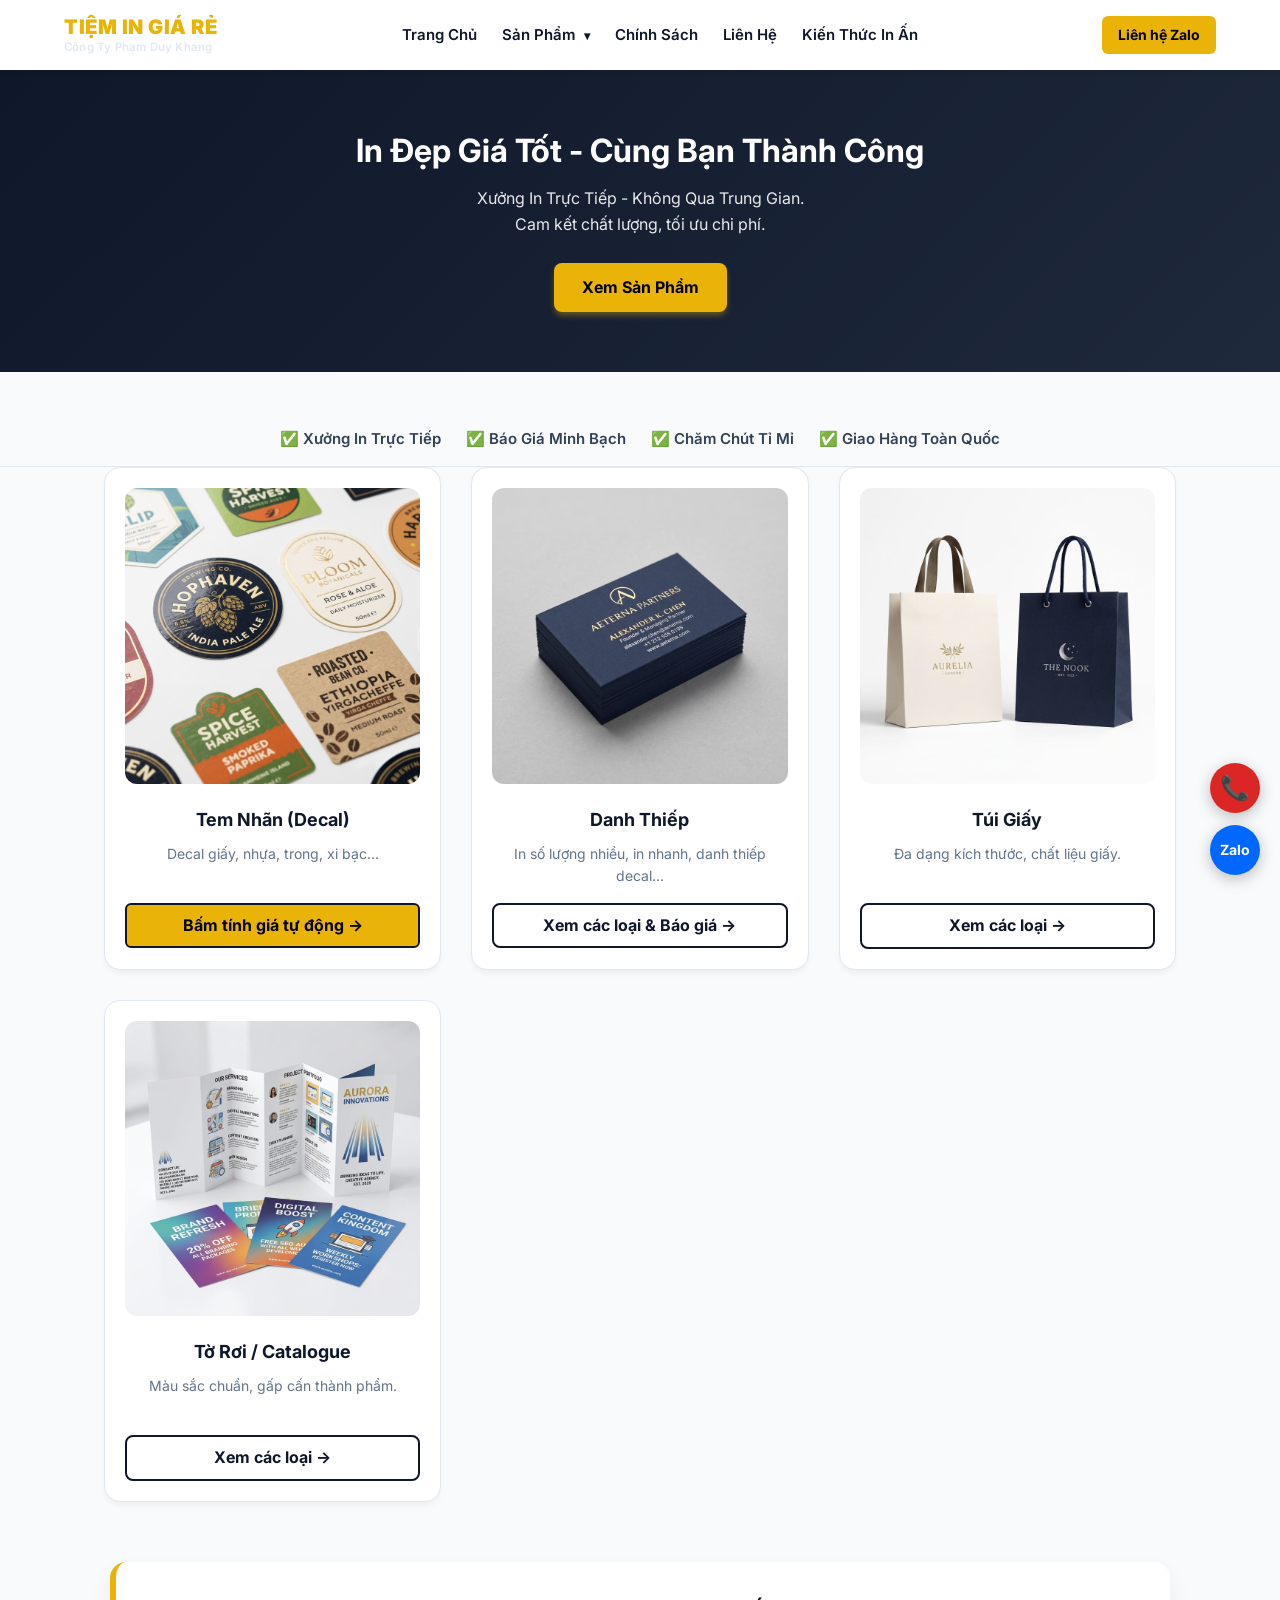
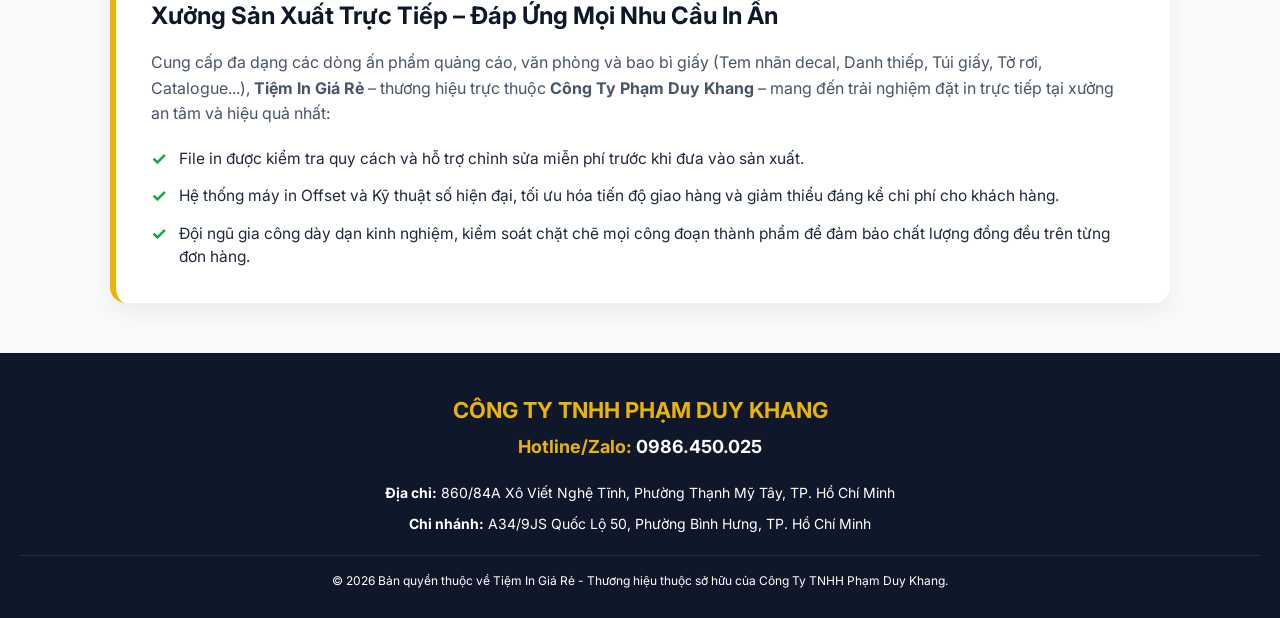
<file: index.html>
<!DOCTYPE html>
<html lang="vi">
<head>
    <meta charset="UTF-8">
    <meta name="viewport" content="width=device-width, initial-scale=1.0">
    <title>Tiệm In Giá Rẻ - Xưởng In Trực Tiếp | Công Ty TNHH Phạm Duy Khang</title>
    
    <!-- TỐI ƯU SEO & HIỂN THỊ KHI CHIA SẺ ZALO/FACEBOOK -->
    <meta property="og:type" content="website">
    <meta property="og:url" content="https://tiemingiare.com/">
    <meta property="og:title" content="Tiệm In Giá Rẻ | In Ấn & Bao Bì Giá Xưởng - Công Ty Phạm Duy Khang">
    <meta property="og:description" content="Xưởng in trực tiếp không qua trung gian. Báo giá tự động cực nhanh. Thương hiệu thuộc Công Ty TNHH Phạm Duy Khang.">
    <meta property="og:image" content="https://tiemingiare.com/images/anh-bia-seo.jpg">
    
    <!-- CÀI ĐẶT FAVICON -->
    <link rel="icon" href="favicon.png" type="image/png">

    <!-- Kế thừa CSS chung & Bộ não nạp Header/Footer tự động -->
    <link rel="stylesheet" href="style.css">
    <script src="main.js" defer></script>

    <!-- CSS BỔ SUNG CHO TRANG CHỦ -->
    <style>
        /* Thanh cam kết niềm tin */
        .trust-bar { background: #f8fafc; padding: 15px 10px; border-bottom: 1px solid #e2e8f0; text-align: center; }
        .trust-list { list-style: none; padding: 0; margin: 0; display: flex; flex-wrap: wrap; justify-content: center; gap: 25px; font-size: 15px; color: #334155; font-weight: 600; }
        .trust-list li { display: flex; align-items: center; gap: 6px; }

        /* Khối PR: Tại sao chọn chúng tôi */
        .why-us-section { max-width: 1100px; margin: 20px auto 50px; padding: 0 20px; }
        .why-us-box { background: #ffffff; border-radius: 16px; padding: 35px; box-shadow: 0 10px 25px rgba(0,0,0,0.06); border-left: 6px solid var(--accent-gold, #f59e0b); }
        .why-us-box h2 { color: var(--primary-color, #0f172a); font-size: 24px; margin-top: 0; margin-bottom: 15px; }
        .why-us-box p.intro { color: #475569; font-size: 16px; line-height: 1.6; margin-bottom: 20px; }
        .why-features { list-style: none; padding: 0; margin: 0; display: flex; flex-direction: column; gap: 14px; }
        .why-features li { display: flex; align-items: flex-start; gap: 12px; font-size: 15.5px; color: #1e293b; line-height: 1.5; }
        .why-features li span { color: #16a34a; font-weight: bold; font-size: 18px; line-height: 1.3; flex-shrink: 0; }

        /* Cụm nút liên hệ thả nổi góc dưới */
        .floating-buttons { position: fixed; bottom: 25px; right: 20px; display: flex; flex-direction: column; gap: 12px; z-index: 9999; }
        .float-btn { width: 50px; height: 50px; border-radius: 50%; display: flex; align-items: center; justify-content: center; box-shadow: 0 4px 15px rgba(0,0,0,0.25); text-decoration: none; color: #fff; font-size: 24px; transition: 0.3s; }
        .float-btn:hover { transform: scale(1.1); animation: none; }
        .btn-call { background-color: #dc2626; animation: rung 2s infinite ease-in-out; }
        .btn-zalo { background-color: #0068ff; font-weight: bold; font-size: 14px; line-height: 1.2; text-align: center; }
        
        @keyframes rung {
            0% { transform: rotate(0) scale(1); }
            10% { transform: rotate(-25deg) scale(1.1); }
            20% { transform: rotate(25deg) scale(1.1); }
            30% { transform: rotate(-25deg) scale(1.1); }
            40% { transform: rotate(25deg) scale(1.1); }
            50% { transform: rotate(0) scale(1); }
            100% { transform: rotate(0) scale(1); }
        }

        @media (max-width: 768px) {
            .trust-list { gap: 12px 20px; font-size: 14px; }
            .why-us-box { padding: 25px 20px; }
            .why-us-box h2 { font-size: 20px; }
        }
    </style>

    <!-- Google tag (gtag.js) -->
<script async src="https://www.googletagmanager.com/gtag/js?id=G-KDV619X24Z"></script>
<script>
  window.dataLayer = window.dataLayer || [];
  function gtag(){dataLayer.push(arguments);}
  gtag('js', new Date());

  gtag('config', 'G-KDV619X24Z');
</script>

</head>
<body>

    <!-- PHẦN 1: ĐIỂM CHỜ NẠP HEADER TỰ ĐỘNG TỪ MAIN.JS -->
    <div id="header-placeholder"></div>

    <!-- PHẦN 2: BANNER CHÍNH (HERO) -->
    <section class="hero">
        <h1>In Đẹp Giá Tốt - Cùng Bạn Thành Công</h1>
        <p>Xưởng In Trực Tiếp - Không Qua Trung Gian. <br>Cam kết chất lượng, tối ưu chi phí.</p>
        <a href="#products" class="btn-cta" style="background-color: var(--accent-gold);">Xem Sản Phẩm</a>
    </section>

    <!-- PHẦN 3: THANH CAM KẾT NIỀM TIN (TRUST BADGES) -->
    <div class="trust-bar">
        <ul class="trust-list">
            <li>✅ Xưởng In Trực Tiếp</li>
            <li>✅ Báo Giá Minh Bạch</li>
            <li>✅ Chăm Chút Tỉ Mỉ</li>
            <li>✅ Giao Hàng Toàn Quốc</li>
        </ul>
    </div>

    <!-- PHẦN 4: DANH MỤC SẢN PHẨM CHỦ LỰC -->
    <section id="products" class="products">
        <div class="card">
            <a href="tem-nhan.html"><img src="images/tem-nhan.jpg" alt="Tem Nhãn Decal" class="product-img"></a>
            <h3>Tem Nhãn (Decal)</h3>
            <p>Decal giấy, nhựa, trong, xi bạc...</p>
            <a href="tem-nhan.html" class="card-link" style="background: var(--accent-gold); color:#000; padding: 8px 15px; border-radius: 6px; font-weight: bold; display: inline-block;">Bấm tính giá tự động &rarr;</a>
        </div>
        
        <div class="card">
            <a href="danh-thiep.html"><img src="images/danh-thiep.jpg" alt="Danh Thiếp" class="product-img"></a>
            <h3>Danh Thiếp</h3>
            <p>In số lượng nhiều, in nhanh, danh thiếp decal...</p>
            <a href="danh-thiep.html" class="card-link">Xem các loại &amp; Báo giá &rarr;</a>
        </div>
        
        <div class="card">
            <a href="tui-giay.html"><img src="images/tui-giay.jpg" alt="Túi Giấy" class="product-img"></a>
            <h3>Túi Giấy</h3>
            <p>Đa dạng kích thước, chất liệu giấy.</p>
            <a href="tui-giay.html" class="card-link">Xem các loại &rarr;</a>
        </div>
        
        <div class="card">
            <a href="to-roi.html"><img src="images/to-roi.jpg" alt="Tờ Rơi" class="product-img"></a>
            <h3>Tờ Rơi / Catalogue</h3>
            <p>Màu sắc chuẩn, gấp cấn thành phẩm.</p>
            <a href="to-roi.html" class="card-link">Xem các loại &rarr;</a>
        </div>
    </section>

    <!-- PHẦN 5: KHỐI PR - NĂNG LỰC XƯỞNG IN (PHƯƠNG ÁN 3) -->
    <section class="why-us-section">
        <div class="why-us-box">
            <h2>Xưởng Sản Xuất Trực Tiếp – Đáp Ứng Mọi Nhu Cầu In Ấn</h2>
            <p class="intro">Cung cấp đa dạng các dòng ấn phẩm quảng cáo, văn phòng và bao bì giấy (Tem nhãn decal, Danh thiếp, Túi giấy, Tờ rơi, Catalogue...), <strong>Tiệm In Giá Rẻ</strong> – thương hiệu trực thuộc <strong>Công Ty Phạm Duy Khang</strong> – mang đến trải nghiệm đặt in trực tiếp tại xưởng an tâm và hiệu quả nhất:</p>
            <ul class="why-features">
                <li><span>✓</span> File in được kiểm tra quy cách và hỗ trợ chỉnh sửa miễn phí trước khi đưa vào sản xuất.</li>
                <li><span>✓</span> Hệ thống máy in Offset và Kỹ thuật số hiện đại, tối ưu hóa tiến độ giao hàng và giảm thiểu đáng kể chi phí cho khách hàng.</li>
                <li><span>✓</span> Đội ngũ gia công dày dạn kinh nghiệm, kiểm soát chặt chẽ mọi công đoạn thành phẩm để đảm bảo chất lượng đồng đều trên từng đơn hàng.</li>
            </ul>
        </div>
    </section>

    <!-- PHẦN 6: ĐIỂM CHỜ NẠP FOOTER TỰ ĐỘNG TỪ MAIN.JS -->
    <div id="footer-placeholder"></div>

    <!-- PHẦN 7: NÚT LIÊN HỆ THẢ NỔI -->
    <div class="floating-buttons">
        <a href="tel:0986450025" class="float-btn btn-call" title="Gọi Ngay">📞</a>
        <a href="https://zalo.me/0986450025" target="_blank" class="float-btn btn-zalo" title="Chat Zalo">Zalo</a>
    </div>

</body>
</html>
</file>
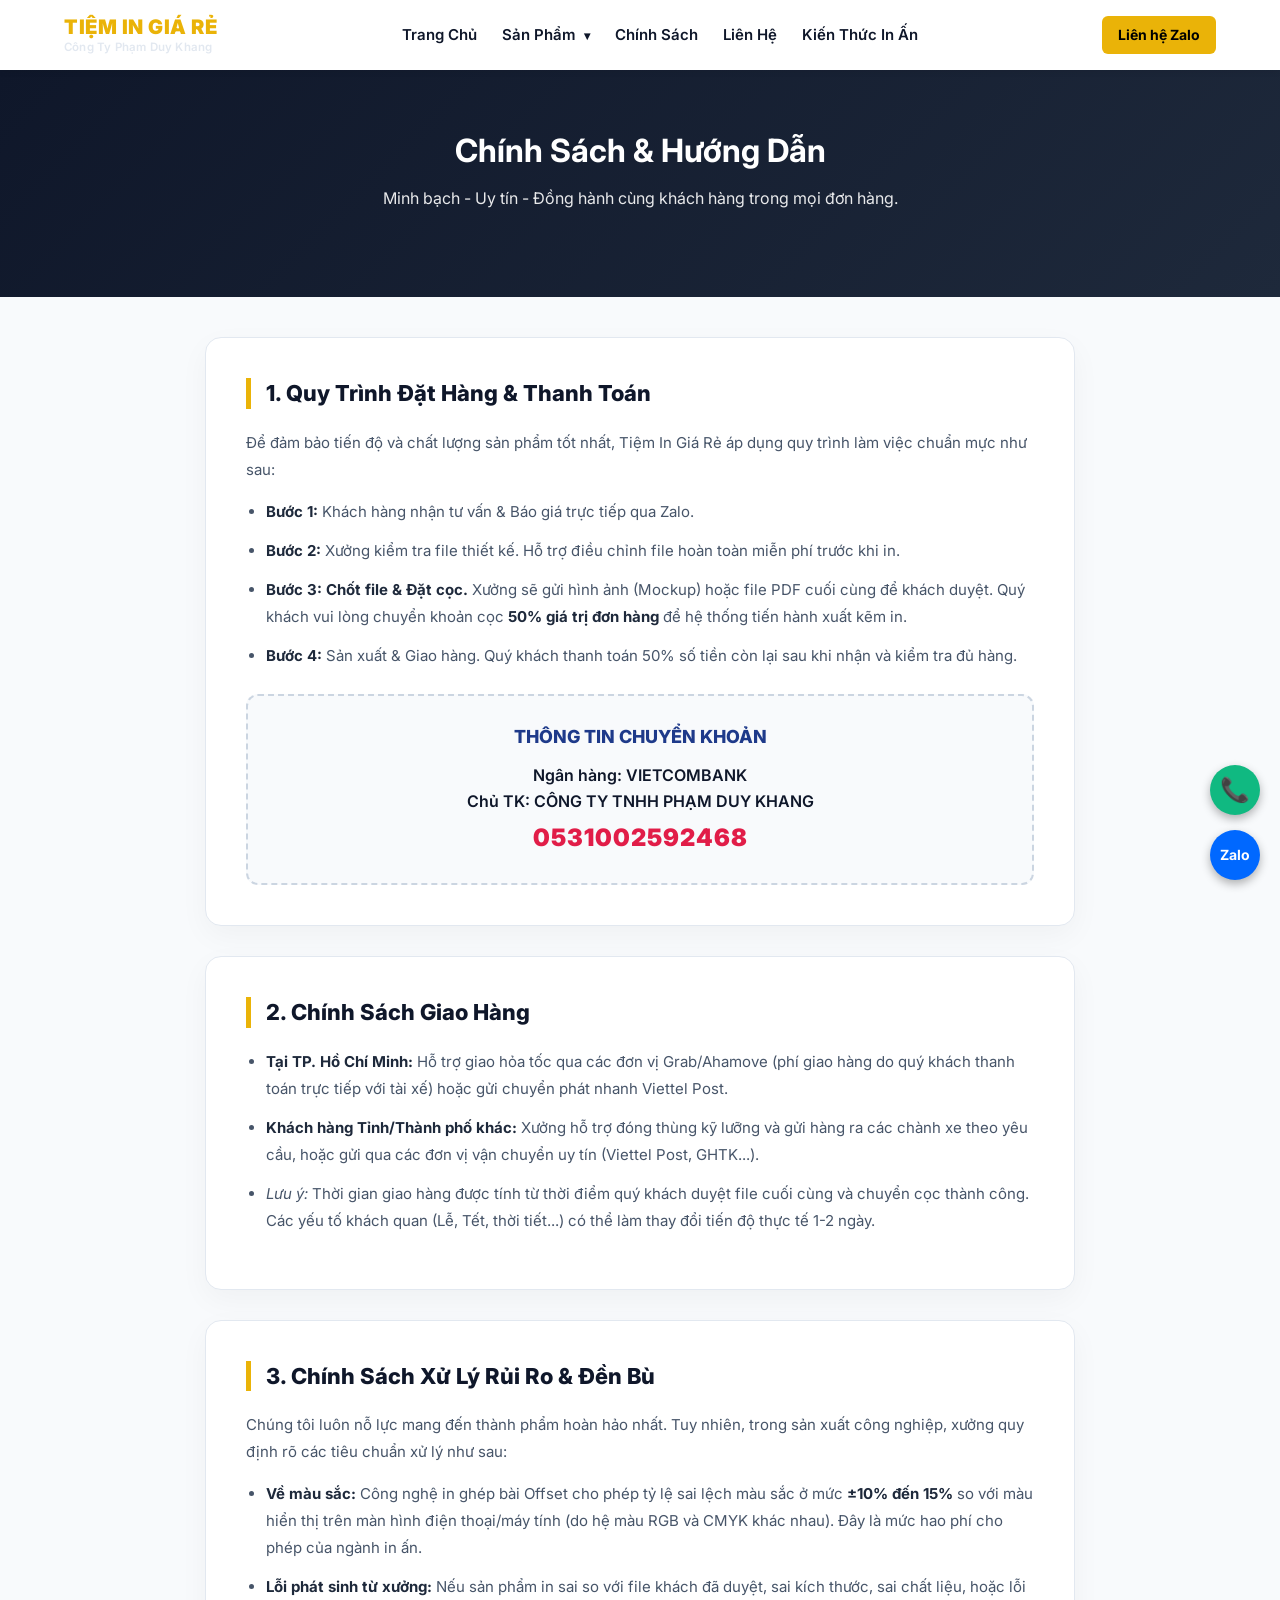
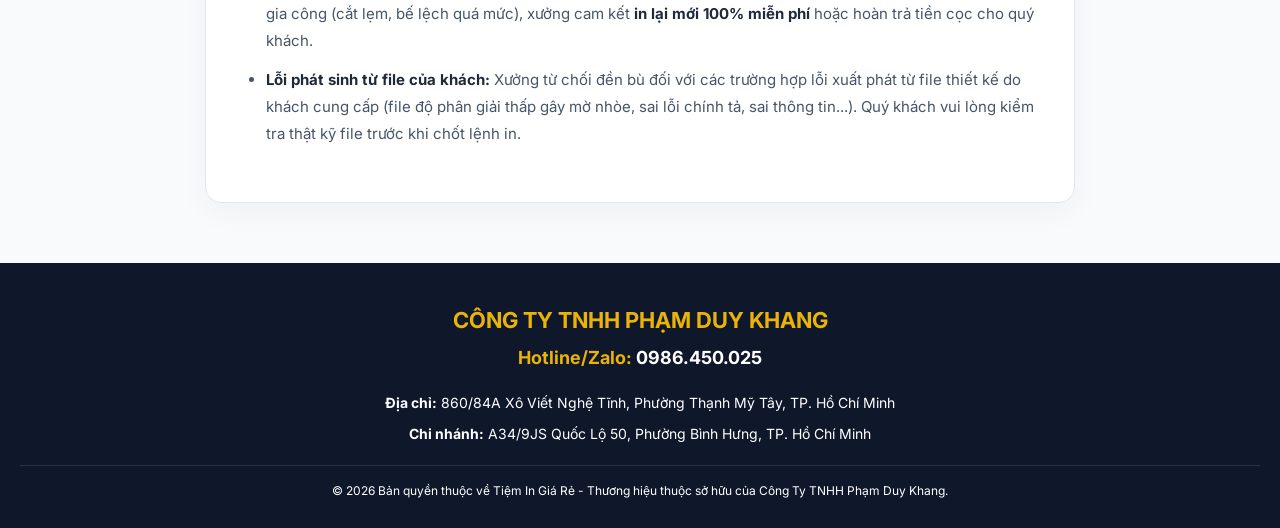
<file: chinh-sach.html>
<!DOCTYPE html>
<html lang="vi">
<head>
    <meta charset="UTF-8">
    <meta name="viewport" content="width=device-width, initial-scale=1.0">
    <title>Chính Sách & Hướng Dẫn | CÔNG TY TNHH PHẠM DUY KHANG</title>
    
    <!-- GỌI FILE CSS CHUNG -->
    <link rel="stylesheet" href="style.css">
    
    <!-- GỌI BỘ NÃO JS TỰ ĐỘNG NẠP HEADER/FOOTER -->
    <script src="main.js" defer></script> 
    
    <style>
        /* CSS GIAO DIỆN CHUẨN XỊN CHO TRANG CHÍNH SÁCH */
        .policy-container { max-width: 900px; margin: 40px auto 60px; padding: 0 15px; }
        .policy-card { background: #fff; padding: 40px; border-radius: 16px; border: 1px solid #e2e8f0; box-shadow: 0 10px 30px rgba(0,0,0,0.04); margin-bottom: 30px; }
        .policy-title { font-size: 22px; color: #0f172a; margin-top: 0; margin-bottom: 20px; font-weight: 800; border-left: 5px solid var(--accent-gold, #fbbf24); padding-left: 15px; line-height: 1.4; }
        .policy-content { color: #475569; line-height: 1.8; font-size: 15px; }
        .policy-content p { margin-bottom: 15px; }
        .policy-content ul { padding-left: 20px; margin-bottom: 15px; }
        .policy-content li { margin-bottom: 12px; }
        .policy-content strong { color: #1e293b; }
        
        /* Box thông tin chuyển khoản nổi bật */
        .bank-box { background: #f8fafc; border: 2px dashed #cbd5e1; padding: 25px; border-radius: 12px; margin-top: 25px; text-align: center; }
        .bank-name { font-size: 18px; font-weight: 800; color: #1e3a8a; margin-bottom: 10px; }
        .bank-details { font-size: 16px; color: #0f172a; font-weight: 600; line-height: 1.6; }
        .bank-number { font-size: 24px; color: #e11d48; font-weight: 900; display: block; margin-top: 5px; letter-spacing: 1px; }
        
        /* Tối ưu riêng cho điện thoại */
        @media (max-width: 768px) {
            .policy-card { padding: 25px 15px; }
            .policy-title { font-size: 19px; }
            .bank-box { padding: 20px 10px; }
            
            /* Cho phép tên tài khoản xuống dòng để không bị lọt ra ngoài khung */
            .bank-details { font-size: 15px; white-space: normal; word-wrap: break-word; }
            
            /* Riêng số tài khoản thì cấm rớt dòng và thu nhỏ linh hoạt */
            .bank-number { font-size: 6vw; white-space: nowrap; }
        }
    </style>

</head>
<body>

    <!-- ĐIỂM CHỜ NẠP HEADER TỰ ĐỘNG -->
    <div id="header-placeholder"></div>

    <!-- PHẦN 2: BANNER CHÍNH -->
    <section class="hero">
        <h1>Chính Sách & Hướng Dẫn</h1>
        <p>Minh bạch - Uy tín - Đồng hành cùng khách hàng trong mọi đơn hàng.</p>
    </section>

    <!-- PHẦN 3: NỘI DUNG CHÍNH SÁCH -->
    <div class="policy-container">
        
        <!-- Mục 1: Đặt hàng & Thanh toán -->
        <div class="policy-card">
            <h2 class="policy-title">1. Quy Trình Đặt Hàng & Thanh Toán</h2>
            <div class="policy-content">
                <p>Để đảm bảo tiến độ và chất lượng sản phẩm tốt nhất, Tiệm In Giá Rẻ áp dụng quy trình làm việc chuẩn mực như sau:</p>
                <ul>
                    <li><strong>Bước 1:</strong> Khách hàng nhận tư vấn & Báo giá trực tiếp qua Zalo.</li>
                    <li><strong>Bước 2:</strong> Xưởng kiểm tra file thiết kế. Hỗ trợ điều chỉnh file hoàn toàn miễn phí trước khi in.</li>
                    <li><strong>Bước 3: Chốt file & Đặt cọc.</strong> Xưởng sẽ gửi hình ảnh (Mockup) hoặc file PDF cuối cùng để khách duyệt. Quý khách vui lòng chuyển khoản cọc <strong>50% giá trị đơn hàng</strong> để hệ thống tiến hành xuất kẽm in.</li>
                    <li><strong>Bước 4:</strong> Sản xuất & Giao hàng. Quý khách thanh toán 50% số tiền còn lại sau khi nhận và kiểm tra đủ hàng.</li>
                </ul>
                
                <div class="bank-box">
                    <div class="bank-name">THÔNG TIN CHUYỂN KHOẢN</div>
                    <div class="bank-details">
                        Ngân hàng: VIETCOMBANK<br>
                        Chủ TK: CÔNG TY TNHH PHẠM DUY KHANG<br>
                        <span class="bank-number">0531002592468</span>
                    </div>
                </div>
            </div>
        </div>

        <!-- Mục 2: Giao hàng -->
        <div class="policy-card">
            <h2 class="policy-title">2. Chính Sách Giao Hàng</h2>
            <div class="policy-content">
                <ul>
                    <li><strong>Tại TP. Hồ Chí Minh:</strong> Hỗ trợ giao hỏa tốc qua các đơn vị Grab/Ahamove (phí giao hàng do quý khách thanh toán trực tiếp với tài xế) hoặc gửi chuyển phát nhanh Viettel Post.</li>
                    <li><strong>Khách hàng Tỉnh/Thành phố khác:</strong> Xưởng hỗ trợ đóng thùng kỹ lưỡng và gửi hàng ra các chành xe theo yêu cầu, hoặc gửi qua các đơn vị vận chuyển uy tín (Viettel Post, GHTK...).</li>
                    <li><em>Lưu ý:</em> Thời gian giao hàng được tính từ thời điểm quý khách duyệt file cuối cùng và chuyển cọc thành công. Các yếu tố khách quan (Lễ, Tết, thời tiết...) có thể làm thay đổi tiến độ thực tế 1-2 ngày.</li>
                </ul>
            </div>
        </div>

        <!-- Mục 3: Xử lý rủi ro -->
        <div class="policy-card">
            <h2 class="policy-title">3. Chính Sách Xử Lý Rủi Ro & Đền Bù</h2>
            <div class="policy-content">
                <p>Chúng tôi luôn nỗ lực mang đến thành phẩm hoàn hảo nhất. Tuy nhiên, trong sản xuất công nghiệp, xưởng quy định rõ các tiêu chuẩn xử lý như sau:</p>
                <ul>
                    <li><strong>Về màu sắc:</strong> Công nghệ in ghép bài Offset cho phép tỷ lệ sai lệch màu sắc ở mức <strong>±10% đến 15%</strong> so với màu hiển thị trên màn hình điện thoại/máy tính (do hệ màu RGB và CMYK khác nhau). Đây là mức hao phí cho phép của ngành in ấn.</li>
                    <li><strong>Lỗi phát sinh từ xưởng:</strong> Nếu sản phẩm in sai so với file khách đã duyệt, sai kích thước, sai chất liệu, hoặc lỗi gia công (cắt lẹm, bế lệch quá mức), xưởng cam kết <strong>in lại mới 100% miễn phí</strong> hoặc hoàn trả tiền cọc cho quý khách.</li>
                    <li><strong>Lỗi phát sinh từ file của khách:</strong> Xưởng từ chối đền bù đối với các trường hợp lỗi xuất phát từ file thiết kế do khách cung cấp (file độ phân giải thấp gây mờ nhòe, sai lỗi chính tả, sai thông tin...). Quý khách vui lòng kiểm tra thật kỹ file trước khi chốt lệnh in.</li>
                </ul>
            </div>
        </div>

    </div>

    <!-- ĐIỂM CHỜ NẠP FOOTER TỰ ĐỘNG -->
    <div id="footer-placeholder"></div>

    <!-- CỤM NÚT ZALO THẢ NỔI VẪN GIỮ ĐỂ TRÁNH TRỄ KHI LOAD HEADER/FOOTER -->
    <div class="floating-buttons">
        <a href="tel:0986450025" class="float-btn btn-call" title="Gọi Ngay">📞</a>
        <a href="https://zalo.me/0986450025" target="_blank" class="float-btn btn-zalo" title="Chat Zalo">Zalo</a>
    </div>

</body>
</html>
</file>
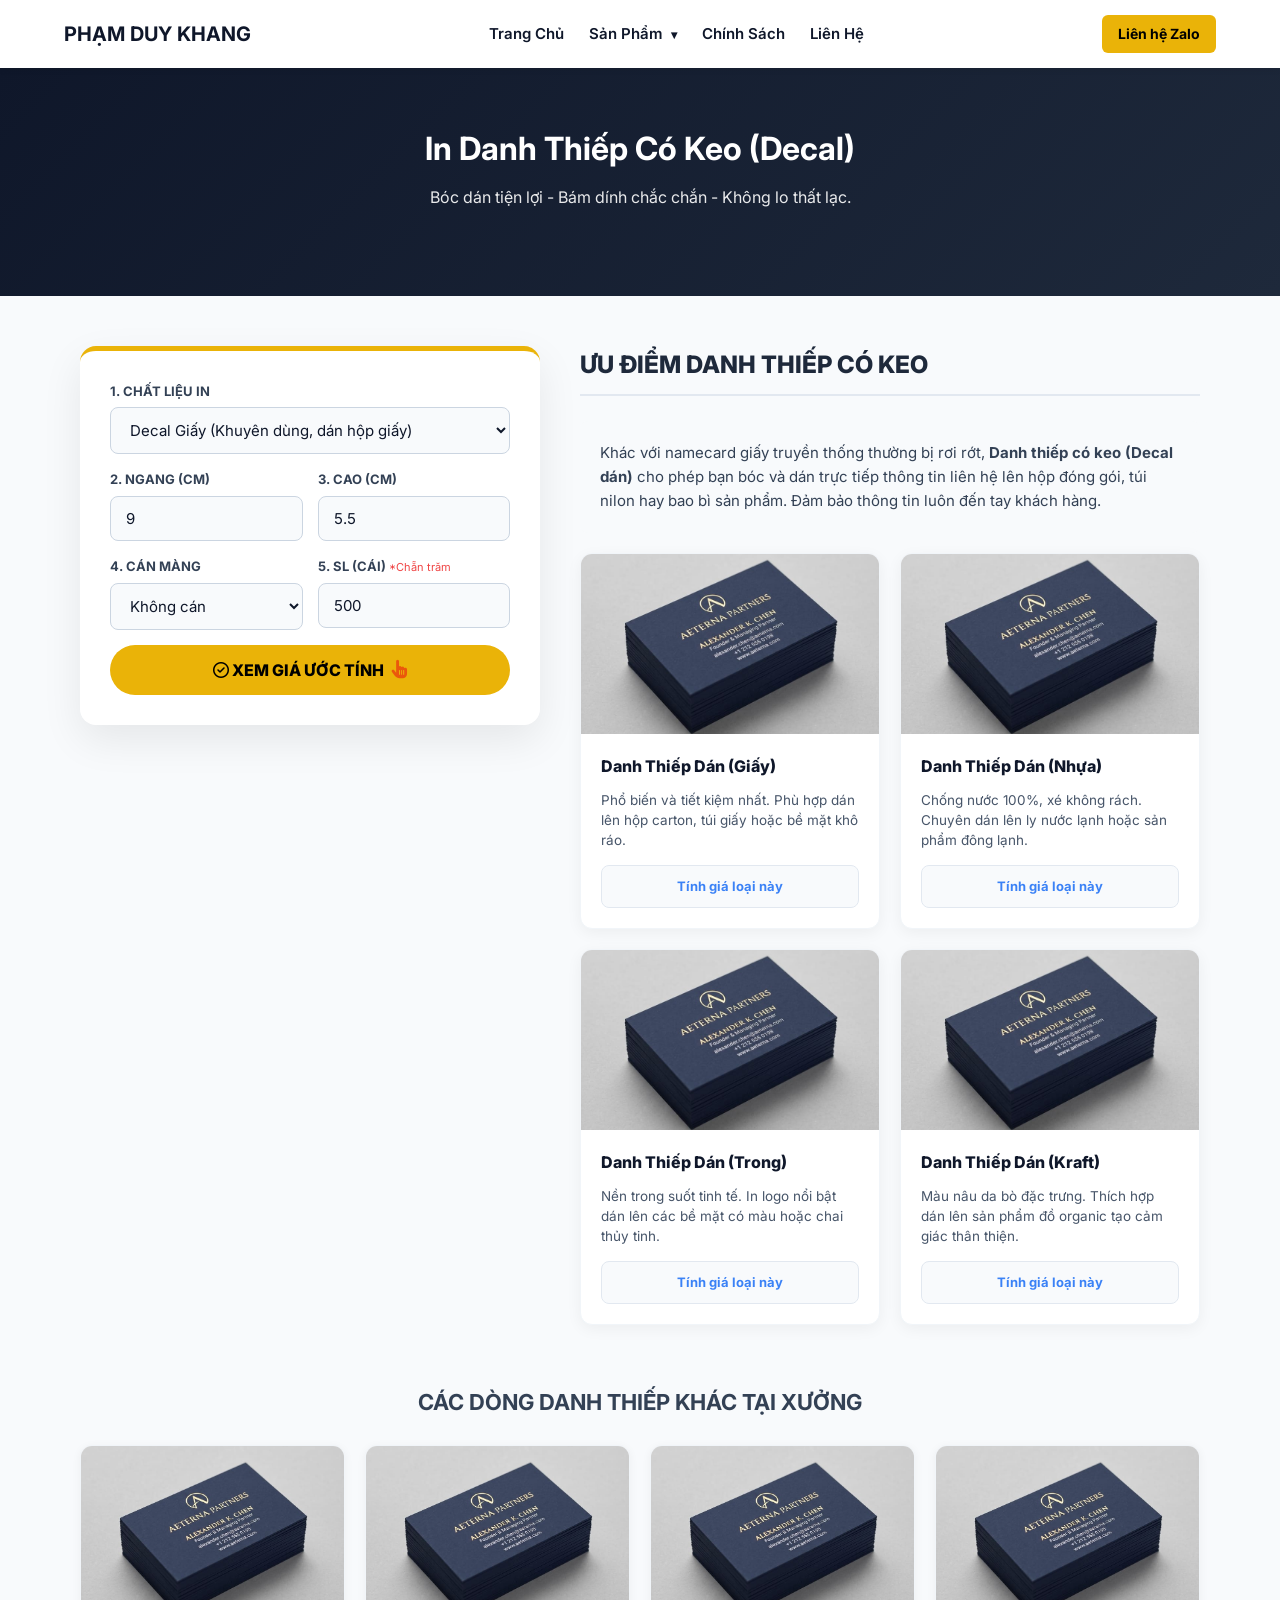
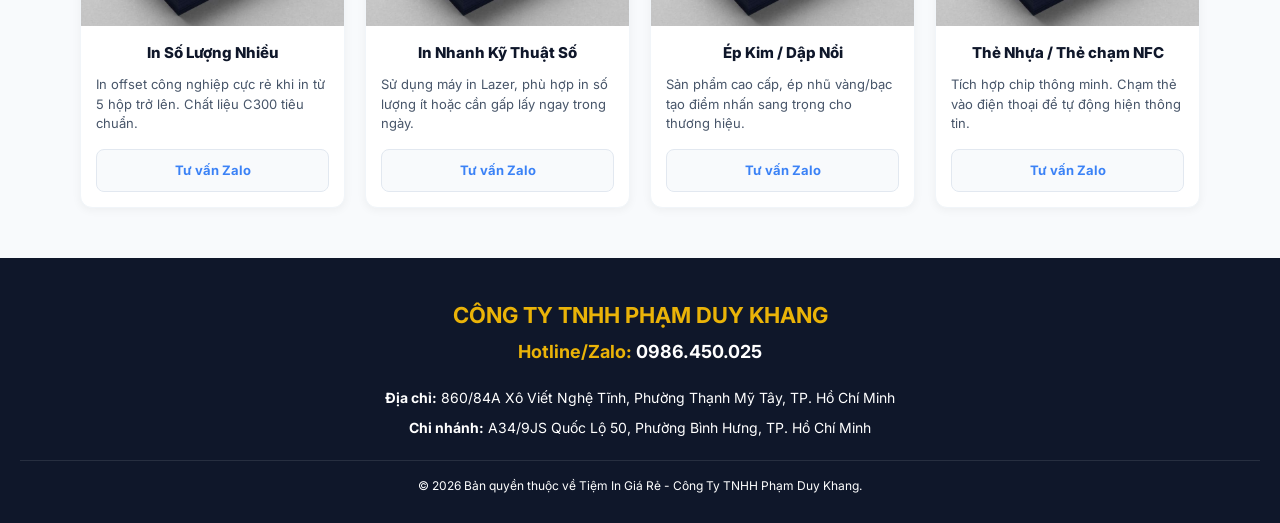
<file: danh-thiep-decal.html>
<!DOCTYPE html>
<html lang="vi">
<head>
    <meta charset="UTF-8">
    <meta name="viewport" content="width=device-width, initial-scale=1.0, maximum-scale=1.0, user-scalable=no">
    <title>In Danh Thiếp Có Keo (Decal) | CÔNG TY TNHH PHẠM DUY KHANG</title>
    <!-- THẺ HIỂN THỊ ĐẸP KHI GỬI LINK FACEBOOK / ZALO -->
    <meta property="og:type" content="website">
    <meta property="og:url" content="https://tiemingiare.com/danh-thiep-decal.html">
    <meta property="og:title" content="Bảng Tính Giá In Danh Thiếp Có Keo Tự Động">
    <meta property="og:description" content="Nhập số lượng để xem ngay giá in nhanh và in tiết kiệm. Bóc dán tiện lợi, bám dính chắc chắn.">
    
    <link rel="stylesheet" href="style.css">
    <link rel="stylesheet" href="https://cdnjs.cloudflare.com/ajax/libs/font-awesome/6.4.0/css/all.min.css">
    
    <style>
        /* BỐ CỤC CHIA 2 CỘT */
        .content-wrapper { position: relative; max-width: 1150px; margin: 50px auto 60px; padding: 0 15px; z-index: 10; }
        .main-split-layout { display: flex; gap: 40px; align-items: flex-start; }
        .calc-col { flex: 0 0 460px; position: sticky; top: 20px; z-index: 10; }
        .products-col { flex: 1; padding-top: 0; }

        /* KHUNG TÍNH GIÁ */
        .calculator-box {
            background: #fff; border-radius: 16px; box-shadow: 0 15px 40px rgba(0,0,0,0.08);
            border-top: 5px solid var(--accent-gold, #fbbf24); padding: 30px;
        }
        .grid-2-col { display: grid; grid-template-columns: 1fr 1fr; gap: 15px; margin-bottom: 15px; }
        .form-group { display: flex; flex-direction: column; gap: 6px; }
        .form-label { font-weight: 700; font-size: 13px; color: #334155; text-transform: uppercase; }
        .form-input {
            width: 100%; padding: 12px 15px; border: 1px solid #cbd5e1; border-radius: 8px;
            font-family: inherit; font-size: 15px !important; outline: none; box-sizing: border-box;
            background: #f8fafc; color: #0f172a; transition: 0.3s;
        }
        .form-input:focus { border-color: #3b82f6; background: #fff; box-shadow: 0 0 0 3px rgba(59, 130, 246, 0.15); }
        
        .btn-main-calc {
            background: var(--accent-gold, #fbbf24); color: #000; padding: 15px; border: none; border-radius: 50px;
            font-size: 16px; font-weight: 800; cursor: pointer; transition: 0.3s; width: 100%; text-transform: uppercase; 
        }
        .btn-main-calc:hover:not(:disabled) { transform: translateY(-2px); box-shadow: 0 8px 20px rgba(251, 191, 36, 0.4); }
        .btn-main-calc:disabled {
            background: #f8fafc !important; color: #1e293b !important;
            border: 2px dashed #cbd5e1 !important; box-shadow: none !important; cursor: default !important; transform: none !important;
        }
        
        /* GIAO DIỆN KẾT QUẢ Y CHANG TEM NHÃN */
        #resultContainer {
            display: none; margin-top: 25px; border-radius: 12px; border: 1px dashed #cbd5e1; 
            overflow: hidden; background: #fff; padding-bottom: 15px;
        }
        .result-header {
            color: #1e293b; padding: 20px 15px 5px; text-align: center; font-weight: 800; font-size: 16px; text-transform: uppercase;
        }
        
        /* Cập nhật style cho dòng tóm tắt chống rớt dòng */
        .result-summary {
            text-align: center; font-size: 14px; color: #64748b; margin-bottom: 20px; padding: 0 15px;
            white-space: nowrap; overflow: hidden; text-overflow: ellipsis; 
        }
        
        @media (max-width: 480px) {
            .result-summary { font-size: 12.5px; } /* Thu nhỏ chữ trên màn quá hẹp để giữ 1 dòng */
        }

        .result-comparison { display: flex; gap: 0; border-top: 1px solid #f1f5f9; }
        .result-box { flex: 1; padding: 25px 15px 10px; text-align: center; display: none; }
        .result-box:first-child { border-right: 1px solid #f1f5f9; }
        
        .title { font-size: 15px; font-weight: 800; margin-bottom: 5px; display: flex; flex-direction: column; align-items: center;}
        .title-icon { margin-bottom: 5px; font-size: 16px; }
        .time-text { font-size: 13px; font-weight: normal; color: #64748b; margin-top: 2px; white-space: nowrap; }
        
        .price-big { font-size: 32px; font-weight: 900; margin: 15px 0 5px; }
        .price-unit { font-size: 14px; font-weight: normal; color: #64748b; }
        .price-total { color: #0f172a; font-size: 16px; font-weight: bold; margin-bottom: 25px; }
        
        .btn-chot-don {
            display: block; width: 100%; padding: 12px; border-radius: 8px;
            font-weight: bold; font-size: 14px; transition: 0.2s; cursor: pointer; border: 1px solid;
        }

        /* Màu sắc khối In Nhanh */
        .box-fast .title { color: #166534; }
        .box-fast .price-big { color: #15803d; }
        .box-fast .btn-chot-don { background: #f0fdf4; border-color: #bbf7d0; color: #166534; }
        .box-fast .btn-chot-don:hover { background: #dcfce7; }

        /* Màu sắc khối In Tiết Kiệm */
        .box-offset .title { color: #1e3a8a; }
        .box-offset .price-big { color: #1d4ed8; }
        .box-offset .btn-chot-don { background: #eff6ff; border-color: #bfdbfe; color: #1e3a8a; }
        .box-offset .btn-chot-don:hover { background: #dbeafe; }

        .qty-warning {
            font-size: 13px; line-height: 1.5; padding: 12px 15px;
            text-align: center; display: none; background: #fffbeb; color: #b45309; border-bottom: 1px solid #fef3c7;
        }
        
        .nowrap { white-space: nowrap; }

        /* THẺ SẢN PHẨM BÊN PHẢI & BÊN DƯỚI */
        .products-header-title { font-size: 24px; color: #1e293b; margin-top: 0; margin-bottom: 25px; font-weight: 800; border-bottom: 2px solid #e2e8f0; padding-bottom: 10px; }
        .products-grid { display: grid; grid-template-columns: repeat(auto-fit, minmax(250px, 1fr)); gap: 20px; }
        .pro-card {
            background: #fff; border-radius: 12px; box-shadow: 0 4px 15px rgba(0,0,0,0.05);
            overflow: hidden; border: 1px solid #f1f5f9; transition: 0.3s; display: flex; flex-direction: column;
        }
        .pro-card:hover { transform: translateY(-5px); box-shadow: 0 10px 25px rgba(0,0,0,0.1); border-color: #cbd5e1; }
        .pro-img { width: 100%; height: 180px; object-fit: cover; }
        .pro-content { padding: 20px; flex: 1; display: flex; flex-direction: column; }
        .pro-content h3 { margin: 0 0 10px 0; color: #0f172a; font-size: 16px; font-weight: 800; }
        .pro-content p { font-size: 13.5px; color: #475569; line-height: 1.5; flex: 1; margin: 0 0 15px 0; }
        .btn-select-pro {
            display: block; text-align: center; background: #f8fafc; color: #3b82f6; padding: 10px;
            border-radius: 8px; text-decoration: none; font-weight: 700; font-size: 13px; border: 1px solid #e2e8f0; transition: 0.2s;
        }
        .btn-select-pro:hover { background: #3b82f6; color: #fff; border-color: #3b82f6; }

        /* RESPONSIVE */
        @media (max-width: 992px) {
            .content-wrapper { margin-top: 40px; }
            .main-split-layout { flex-direction: column; gap: 20px; }
            .calc-col { flex: none; width: 100%; position: static; }
            .calculator-box { padding: 25px 20px; }
            .products-col { width: 100%; }
        }
        @media (max-width: 576px) {
            .result-comparison { flex-direction: column; }
            .result-box:first-child { border-right: none; border-bottom: 1px solid #f1f5f9; }
            .grid-2-col { grid-template-columns: 1fr 1fr; gap: 10px; }
            .form-input { padding: 10px 12px; }
            .products-grid { grid-template-columns: 1fr; } 
        }
    </style>
</head>
<body>

    <!-- THANH ĐIỀU HƯỚNG CHUẨN -->
    <header>
        <div class="logo">
            <a href="index.html"><span>PHẠM DUY KHANG</span></a>
        </div>
        
        <div class="menu-toggle" id="mobile-menu">
            <span></span><span></span><span></span>
        </div>

        <nav class="nav-links" id="nav-links">
            <a href="index.html">Trang Chủ</a>
            <div class="dropdown">
                <a href="index.html#products" class="dropbtn">Sản Phẩm <span class="arrow">&#9662;</span></a>
                <div class="dropdown-content">
                    <a href="tem-nhan.html">In Tem Nhãn (Decal)</a>
                    <a href="danh-thiep.html">In Danh Thiếp</a>
                    <a href="tui-giay.html">In Túi Giấy</a>
                    <a href="to-roi.html">In Tờ Rơi / Catalogue</a>
                </div>
            </div>
            <a href="chinh-sach.html">Chính Sách</a>
            <a href="lien-he.html">Liên Hệ</a>
            <a href="https://zalo.me/84986450025" target="_blank" class="btn-cta-mobile">Liên hệ Zalo</a>
        </nav>
        <a href="https://zalo.me/84986450025" target="_blank" class="btn-cta-header">Liên hệ Zalo</a>
    </header>

    <section class="hero">
        <h1>In Danh Thiếp Có Keo (Decal)</h1>
        <p>Bóc dán tiện lợi - Bám dính chắc chắn - Không lo thất lạc.</p>
    </section>

    <!-- KHUNG 2 CỘT CHÍNH -->
    <div class="content-wrapper">
        <div class="main-split-layout">
            
            <!-- CỘT TRÁI: BẢNG TÍNH GIÁ -->
            <div class="calc-col">
                <div class="calculator-box">
                    <form id="priceCalcForm" novalidate>
                        <div class="form-group" style="margin-bottom: 15px;">
                            <label class="form-label">1. Chất liệu in</label>
                            <select id="calcMaterial" class="form-input">
                                <option value="Decal giấy">Decal Giấy (Khuyên dùng, dán hộp giấy)</option>
                                <option value="Decal nhựa đục">Decal Nhựa Đục (Chống nước tuyệt đối)</option>
                                <option value="Decal nhựa trong">Decal Nhựa Trong (Dán nền trong suốt)</option>
                                <option value="Decal kraft">Decal Kraft (Màu da bò, mộc mạc)</option>
                            </select>
                        </div>

                        <div class="grid-2-col">
                            <div class="form-group">
                                <label class="form-label">2. Ngang (cm)</label>
                                <input type="text" inputmode="decimal" id="calcLength" value="9" class="form-input">
                            </div>
                            <div class="form-group">
                                <label class="form-label">3. Cao (cm)</label>
                                <input type="text" inputmode="decimal" id="calcWidth" value="5.5" class="form-input">
                            </div>
                        </div>

                        <div class="grid-2-col">
                            <div class="form-group">
                                <label class="form-label">4. Cán Màng</label>
                                <select id="calcLamination" class="form-input">
                                    <option value="Không">Không cán</option>
                                    <option value="Có">Cán Bóng / Mờ</option>
                                </select>
                            </div>
                            <div class="form-group">
                                <label class="form-label">5. SL (Cái) <span style="text-transform:none; font-weight:normal; font-size:11px; color:#ef4444;">*Chẵn trăm</span></label>
                                <input type="text" inputmode="numeric" id="calcQty" value="500" class="form-input">
                            </div>
                        </div>

                        <div style="margin-top: 10px;">
                            <button type="submit" id="btnCalculate" class="btn-main-calc">
                                <i class="fa-regular fa-circle-check"></i> XEM GIÁ ƯỚC TÍNH <i class="fa-solid fa-hand-pointer" style="color: #ea580c; font-size: 18px; margin-left: 5px;"></i>
                            </button>
                        </div>
                    </form>

                    <!-- KHỐI KẾT QUẢ ĐỒNG BỘ TEM NHÃN -->
                    <div id="resultContainer">
                        <div class="result-header">CHI PHÍ DỰ KIẾN</div>
                        <div class="result-summary" id="summaryText"></div>
                        <div id="qtyWarning" class="qty-warning"></div>
                        
                        <div class="result-comparison">
                            <!-- In Nhanh -->
                            <div id="resultFast" class="result-box box-fast">
                                <div class="title">
                                    <span class="title-icon">⏱️ IN NHANH</span>
                                    <span class="time-text nowrap">(1 - 2 ngày)</span>
                                </div>
                                <div class="price-big"><span id="fastUnitPrice">0</span><span class="price-unit"> đ/cái</span></div>
                                <div class="price-total"><span id="fastTotalPrice">0 đ</span></div>
                                <button class="btn-chot-don" id="btnFast" onclick="guiZalo('Fast')">Tư vấn trực tiếp (Zalo)</button>
                            </div>

                            <!-- In Tiết Kiệm -->
                            <div id="resultOffset" class="result-box box-offset">
                                <div class="title">
                                    <span class="title-icon">📦 IN TIẾT KIỆM</span>
                                    <span class="time-text nowrap">(5 - 7 ngày)</span>
                                </div>
                                <div class="price-big"><span id="offsetUnitPrice">0</span><span class="price-unit"> đ/cái</span></div>
                                <div class="price-total"><span id="offsetTotalPrice">0 đ</span></div>
                                <button class="btn-chot-don" id="btnOffset" onclick="guiZalo('Offset')">Tư vấn trực tiếp (Zalo)</button>
                            </div>
                        </div>
                    </div>
                </div>
            </div>

            <!-- CỘT PHẢI: MÔ TẢ & ƯU ĐIỂM -->
            <div class="products-col">
                <h2 class="products-header-title">ƯU ĐIỂM DANH THIẾP CÓ KEO</h2>
                
                <div style="background: #f8fafc; padding: 20px; border-radius: 8px; margin-bottom: 20px; border-left: 4px solid var(--primary-color);">
                    <p style="margin: 0; color: #334155; line-height: 1.6; font-size: 15px;">
                        Khác với namecard giấy truyền thống thường bị rơi rớt, <strong>Danh thiếp có keo (Decal dán)</strong> cho phép bạn bóc và dán trực tiếp thông tin liên hệ lên hộp đóng gói, túi nilon hay bao bì sản phẩm. Đảm bảo thông tin luôn đến tay khách hàng.
                    </p>
                </div>

                <div class="products-grid">
                    <div class="pro-card">
                        <img src="images/danh-thiep.jpg" alt="Decal Giấy" class="pro-img">
                        <div class="pro-content">
                            <h3>Danh Thiếp Dán (Giấy)</h3>
                            <p>Phổ biến và tiết kiệm nhất. Phù hợp dán lên hộp carton, túi giấy hoặc bề mặt khô ráo.</p>
                            <a href="javascript:void(0)" onclick="chonSanPham('Decal giấy')" class="btn-select-pro">Tính giá loại này</a>
                        </div>
                    </div>

                    <div class="pro-card">
                        <img src="images/danh-thiep.jpg" alt="Decal Nhựa" class="pro-img">
                        <div class="pro-content">
                            <h3>Danh Thiếp Dán (Nhựa)</h3>
                            <p>Chống nước 100%, xé không rách. Chuyên dán lên ly nước lạnh hoặc sản phẩm đông lạnh.</p>
                            <a href="javascript:void(0)" onclick="chonSanPham('Decal nhựa đục')" class="btn-select-pro">Tính giá loại này</a>
                        </div>
                    </div>

                    <div class="pro-card">
                        <img src="images/danh-thiep.jpg" alt="Decal Trong" class="pro-img">
                        <div class="pro-content">
                            <h3>Danh Thiếp Dán (Trong)</h3>
                            <p>Nền trong suốt tinh tế. In logo nổi bật dán lên các bề mặt có màu hoặc chai thủy tinh.</p>
                            <a href="javascript:void(0)" onclick="chonSanPham('Decal nhựa trong')" class="btn-select-pro">Tính giá loại này</a>
                        </div>
                    </div>

                    <div class="pro-card">
                        <img src="images/danh-thiep.jpg" alt="Decal Kraft" class="pro-img">
                        <div class="pro-content">
                            <h3>Danh Thiếp Dán (Kraft)</h3>
                            <p>Màu nâu da bò đặc trưng. Thích hợp dán lên sản phẩm đồ organic tạo cảm giác thân thiện.</p>
                            <a href="javascript:void(0)" onclick="chonSanPham('Decal kraft')" class="btn-select-pro">Tính giá loại này</a>
                        </div>
                    </div>
                </div>
            </div>
        </div> 
    </div>

    <!-- PHÍA DƯỚI: ĐỀ XUẤT SẢN PHẨM KHÁC -->
    <section class="products" style="max-width: 1150px; margin: 0 auto 50px; padding: 0 15px; display: block;">
        <h2 style="font-size: 22px; color: var(--primary-color); margin-bottom: 25px; text-align: center; text-transform: uppercase;">
            CÁC DÒNG DANH THIẾP KHÁC TẠI XƯỞNG
        </h2>
        <div style="display: grid; grid-template-columns: repeat(auto-fit, minmax(240px, 1fr)); gap: 20px;">
            <div class="pro-card" style="box-shadow: 0 2px 10px rgba(0,0,0,0.05);">
                <img src="images/danh-thiep.jpg" alt="Danh thiếp offset" class="pro-img">
                <div class="pro-content" style="text-align: center; padding: 15px;">
                    <h3 style="font-size: 15px;">In Số Lượng Nhiều</h3>
                    <p style="text-align: left; font-size: 13px;">In offset công nghiệp cực rẻ khi in từ 5 hộp trở lên. Chất liệu C300 tiêu chuẩn.</p>
                    <a href="https://zalo.me/84986450025" target="_blank" class="btn-select-pro">Tư vấn Zalo</a>
                </div>
            </div>

            <div class="pro-card" style="box-shadow: 0 2px 10px rgba(0,0,0,0.05);">
                <img src="images/danh-thiep.jpg" alt="Danh thiếp in nhanh" class="pro-img">
                <div class="pro-content" style="text-align: center; padding: 15px;">
                    <h3 style="font-size: 15px;">In Nhanh Kỹ Thuật Số</h3>
                    <p style="text-align: left; font-size: 13px;">Sử dụng máy in Lazer, phù hợp in số lượng ít hoặc cần gấp lấy ngay trong ngày.</p>
                    <a href="https://zalo.me/84986450025" target="_blank" class="btn-select-pro">Tư vấn Zalo</a>
                </div>
            </div>
            
            <div class="pro-card" style="box-shadow: 0 2px 10px rgba(0,0,0,0.05);">
                <img src="images/danh-thiep.jpg" alt="Danh thiếp ép kim" class="pro-img">
                <div class="pro-content" style="text-align: center; padding: 15px;">
                    <h3 style="font-size: 15px;">Ép Kim / Dập Nổi</h3>
                    <p style="text-align: left; font-size: 13px;">Sản phẩm cao cấp, ép nhũ vàng/bạc tạo điểm nhấn sang trọng cho thương hiệu.</p>
                    <a href="https://zalo.me/84986450025" target="_blank" class="btn-select-pro">Tư vấn Zalo</a>
                </div>
            </div>

            <div class="pro-card" style="box-shadow: 0 2px 10px rgba(0,0,0,0.05);">
                <img src="images/danh-thiep.jpg" alt="Thẻ nhựa NFC" class="pro-img">
                <div class="pro-content" style="text-align: center; padding: 15px;">
                    <h3 style="font-size: 15px;">Thẻ Nhựa / Thẻ chạm NFC</h3>
                    <p style="text-align: left; font-size: 13px;">Tích hợp chip thông minh. Chạm thẻ vào điện thoại để tự động hiện thông tin.</p>
                    <a href="https://zalo.me/84986450025" target="_blank" class="btn-select-pro">Tư vấn Zalo</a>
                </div>
            </div>
        </div>
    </section>

    <!-- CHÂN TRANG CHUẨN MỚI -->
    <footer id="contact">
        <h2>CÔNG TY TNHH PHẠM DUY KHANG</h2>
        <p><strong>Hotline/Zalo:</strong> <a href="https://zalo.me/84986450025" style="color: #fff; text-decoration: none;">0986.450.025</a></p>
        <p class="nowrap"><strong>Địa chỉ:</strong> 860/84A Xô Viết Nghệ Tĩnh, Phường Thạnh Mỹ Tây, TP. Hồ Chí Minh</p>
        <p class="nowrap"><strong>Chi nhánh:</strong> A34/9JS Quốc Lộ 50, Phường Bình Hưng, TP. Hồ Chí Minh</p>
        <p class="copyright nowrap">© 2026 Bản quyền thuộc về Tiệm In Giá Rẻ - Công Ty TNHH Phạm Duy Khang.</p>
    </footer>

    <!-- MÃ JAVASCRIPT XỬ LÝ TOÀN BỘ LOGIC -->
    <script>
        document.addEventListener('DOMContentLoaded', function() {
            // Menu Mobile
            const mobileMenu = document.getElementById('mobile-menu');
            const navLinks = document.getElementById('nav-links');
            mobileMenu.addEventListener('click', function() {
                navLinks.classList.toggle('active');
                mobileMenu.classList.toggle('is-active');
            });
            const dropBtn = document.querySelector('.dropbtn');
            const dropdownContent = document.querySelector('.dropdown-content');
            dropBtn.addEventListener('click', function(e) {
                if (window.innerWidth <= 768) {
                    e.preventDefault();
                    dropdownContent.classList.toggle('show');
                }
            });
            
            // Tự bôi đen ô nhập liệu
            const inputFields = document.querySelectorAll('#priceCalcForm input[type="text"]');
            inputFields.forEach(input => {
                input.addEventListener('focus', function() {
                    setTimeout(() => { this.select(); }, 10);
                });
                input.addEventListener('input', function() {
                    this.value = this.value.replace(/[^0-9.,]/g, '');
                });
            });

            // Gõ Enter để tính
            const formElement = document.getElementById('priceCalcForm');
            formElement.addEventListener('keydown', function(event) {
                if (event.key === 'Enter' || event.keyCode === 13) {
                    event.preventDefault(); 
                    const btn = document.getElementById('btnCalculate');
                    if (!btn.disabled) btn.click();
                }
            });
            
            // Xóa kết quả khi khách gõ lại thông số & bật lại nút tính giá
            const allInputs = document.querySelectorAll('#priceCalcForm input, #priceCalcForm select');
            allInputs.forEach(input => {
                input.addEventListener('input', resetBtn);
                input.addEventListener('change', resetBtn);
            });
            
            // Tự động khóa cán màng cho các chất liệu không phù hợp
            document.getElementById('calcMaterial').addEventListener('change', function() {
                const mat = this.value;
                const lamSelect = document.getElementById('calcLamination');
                if (mat === 'Decal kraft' || mat === 'Decal vỡ' || mat === 'Decal giấy Fort') {
                    lamSelect.value = 'Không';
                    lamSelect.disabled = true;
                    lamSelect.style.backgroundColor = '#f1f5f9';
                } else {
                    lamSelect.disabled = false;
                    lamSelect.style.backgroundColor = '#f8fafc';
                }
                resetBtn();
            });
        });

        // Hàm bật lại nút tính giá
        function resetBtn() {
            const resultContainer = document.getElementById('resultContainer');
            const btn = document.getElementById('btnCalculate');
            if (resultContainer.style.display === 'block' || btn.disabled) {
                resultContainer.style.display = 'none';
                btn.disabled = false;
                btn.style.border = 'none';
                btn.innerHTML = `<i class="fa-regular fa-circle-check"></i> XEM GIÁ ƯỚC TÍNH <i class="fa-solid fa-hand-pointer" style="color: #ea580c; font-size: 18px; margin-left: 5px;"></i>`;
            }
        }

        function chonSanPham(chatLieu) {
            const selectEl = document.getElementById('calcMaterial');
            selectEl.value = chatLieu;
            selectEl.dispatchEvent(new Event('change'));
            document.querySelector('.calc-col').scrollIntoView({behavior: 'smooth', block: 'start'});
            
            selectEl.style.boxShadow = '0 0 0 4px rgba(59, 130, 246, 0.4)';
            selectEl.style.borderColor = '#3b82f6';
            setTimeout(() => {
                selectEl.style.boxShadow = '';
                selectEl.style.borderColor = '';
                document.getElementById('calcLength').focus();
            }, 800);
        }

        // TÍNH GIÁ CHÍNH TRÊN GOOGLE SCRIPT
        document.getElementById('priceCalcForm').addEventListener('submit', async function(e) {
            e.preventDefault();
            
            const material = document.getElementById('calcMaterial').value;
            const rawLength = document.getElementById('calcLength').value.replace(',', '.');
            const rawWidth = document.getElementById('calcWidth').value.replace(',', '.');
            const lamination = document.getElementById('calcLamination').value;
            const rawQty = document.getElementById('calcQty').value;
            
            if (!rawLength || !rawWidth || !rawQty) {
                alert("Vui lòng điền đầy đủ kích thước và số lượng!");
                return;
            }

            const length = parseFloat(rawLength);
            const width = parseFloat(rawWidth);
            const originalQty = parseInt(rawQty); 
            
            if (isNaN(length) || isNaN(width) || length <= 0 || width <= 0) {
                alert("Kích thước nhập vào không hợp lệ (Phải lớn hơn 0)!");
                return;
            }

            if (isNaN(originalQty) || originalQty < 100) {
                alert("Vui lòng nhập số lượng tối thiểu là 100 cái!");
                return;
            }

            const btn = document.getElementById('btnCalculate');
            const resultContainer = document.getElementById('resultContainer');
            const qtyWarning = document.getElementById('qtyWarning');
            const resultFast = document.getElementById('resultFast');
            const resultOffset = document.getElementById('resultOffset');
            
            const fastUnitPriceEl = document.getElementById('fastUnitPrice');
            const fastTotalPriceEl = document.getElementById('fastTotalPrice');
            const offsetUnitPriceEl = document.getElementById('offsetUnitPrice');
            const offsetTotalPriceEl = document.getElementById('offsetTotalPrice');

            btn.innerHTML = '⏳ ĐANG PHÂN TÍCH GIÁ...';
            btn.disabled = true; 
            btn.style.background = ''; 
            btn.style.color = '';
            btn.style.border = 'none';
            
            resultContainer.style.display = 'none';
            qtyWarning.style.display = 'none';

            // Xử lý báo lỗi nếu khách nhập số lẻ
            if (originalQty % 100 !== 0) {
                qtyWarning.innerHTML = `Vui lòng nhập số lượng chẵn trăm (VD: 200, 500...)`;
                qtyWarning.style.display = 'block';
                resultContainer.style.display = 'block';
                btn.innerHTML = 'XEM GIÁ ƯỚC TÍNH';
                btn.disabled = false;
                return;
            }

            const GOOGLE_SCRIPT_URL = "https://script.google.com/macros/s/AKfycbyzKf0GxuGQ_otWr8xkvyKOPR_LVxc4eOTK-BZNror7XwT841-WJNXfNZYg5_YgEwWP/exec";

            try {
                const payload = {
                    chatlieu: material, dai: length, rong: width, canmang: lamination, soluong: originalQty
                };

                const response = await fetch(GOOGLE_SCRIPT_URL, { method: 'POST', body: JSON.stringify(payload) });
                const data = await response.json();

                if (data.success) {
                    let hasFast = false;
                    let hasOffset = false;
                    
                    document.getElementById('summaryText').innerText = `${material} | Cán màng: ${lamination} | Khổ: ${length} × ${width} cm | ${originalQty.toLocaleString('vi-VN')} cái`;

                    if (data.tongTienFast !== undefined && data.tongTienFast > 0) {
                        const unitPriceFast = Math.round(data.tongTienFast / originalQty);
                        fastUnitPriceEl.innerText = unitPriceFast.toLocaleString('vi-VN');
                        fastTotalPriceEl.innerText = (unitPriceFast * originalQty).toLocaleString('vi-VN') + ' đ';
                        resultFast.style.display = 'block';
                        hasFast = true;
                    } else {
                        resultFast.style.display = 'none';
                    }

                    if (data.tongTienOffset !== undefined && data.tongTienOffset > 0 && (data.tongTienFast === 0 || data.tongTienOffset < data.tongTienFast)) {
                        const unitPriceOffset = Math.round(data.tongTienOffset / originalQty);
                        offsetUnitPriceEl.innerText = unitPriceOffset.toLocaleString('vi-VN');
                        offsetTotalPriceEl.innerText = (unitPriceOffset * originalQty).toLocaleString('vi-VN') + ' đ';
                        resultOffset.style.display = 'block';
                        hasOffset = true;
                    } else {
                        resultOffset.style.display = 'none';
                    }
                    
                    if(!hasFast && !hasOffset) {
                         alert("Không thể tính giá với cấu hình này, vui lòng liên hệ Zalo!");
                         resetBtn();
                    } else {
                         resultContainer.style.display = 'block';
                         // Vô hiệu hóa nút và đổi thành "Kéo xuống xem giá" giống Tem Nhãn
                         btn.innerHTML = `<span style="display:flex; align-items:center; justify-content:center; gap:8px;">
                                <svg xmlns="http://www.w3.org/2000/svg" width="22" height="22" viewBox="0 0 24 24" fill="none" stroke="currentColor" stroke-width="2.5" stroke-linecap="round" stroke-linejoin="round" style="color:#10b981;"><path d="M22 11.08V12a10 10 0 1 1-5.93-9.14"></path><polyline points="22 4 12 14.01 9 11.01"></polyline></svg>
                                <span style="color:#1e293b; font-weight:800;">KÉO XUỐNG XEM GIÁ 👇</span>
                             </span>`;
                         btn.disabled = true;
                    }
                } else {
                    alert('Lỗi hệ thống báo giá: ' + data.error);
                    resetBtn();
                }
            } catch (error) {
                alert('Mạng chập chờn hoặc hệ thống đang bận, vui lòng thử lại.');
                resetBtn();
            }
        });

        // =======================================================
        // ZALO TỰ ĐỘNG COPY NGẦM & DELAY 1.5S ĐỂ CHUYỂN HƯỚNG
        // =======================================================
        function guiZalo(loaiIn) {
            const chatLieu = document.getElementById('calcMaterial').value;
            const chieuDai = document.getElementById('calcLength').value;
            const chieuRong = document.getElementById('calcWidth').value;
            const canMang = document.getElementById('calcLamination').value;
            const soLuong = document.getElementById('calcQty').value;
            
            let tenGoiLoaiIn = "";
            let giaTem = "";
            let tongTien = "";
            let btnElement = null;
            
            if (loaiIn === 'Fast') {
                tenGoiLoaiIn = "In Nhanh (1-2 ngày)";
                giaTem = document.getElementById('fastUnitPrice').innerText;
                tongTien = document.getElementById('fastTotalPrice').innerText;
                btnElement = document.getElementById('btnFast');
            } else {
                tenGoiLoaiIn = "In Tiết Kiệm (5-7 ngày)";
                giaTem = document.getElementById('offsetUnitPrice').innerText;
                tongTien = document.getElementById('offsetTotalPrice').innerText;
                btnElement = document.getElementById('btnOffset');
            }

            const message = `Chào Tiệm In Giá Rẻ,\nMình muốn đặt In Danh Thiếp Có Keo (Decal):\n\n- Kích thước: ${chieuDai} x ${chieuRong} cm\n- Chất liệu: ${chatLieu}\n- Bề mặt: ${canMang}\n- Số lượng: ${Number(soLuong).toLocaleString('vi-VN')} cái\n- Dịch vụ: ${tenGoiLoaiIn}\n👉 Giá tạm tính: ${tongTien} (${giaTem} đ/cái)\n\nXưởng kiểm tra file và tư vấn giúp mình nhé!`;
            
            const originalText = btnElement.innerText;
            btnElement.innerText = "✅ Đã copy! Nhớ DÁN vào Zalo nhé";
            btnElement.style.backgroundColor = "#10b981"; 
            btnElement.style.color = "#ffffff";
            btnElement.style.borderColor = "#10b981";
            
            setTimeout(() => {
                btnElement.innerText = originalText;
                btnElement.style.backgroundColor = "";
                btnElement.style.color = "";
                btnElement.style.borderColor = "";
            }, 4000);

            if (navigator.clipboard && window.isSecureContext) {
                navigator.clipboard.writeText(message).then(function() {
                    moZalo(); 
                }).catch(function() {
                    copyFallback(message);
                });
            } else {
                copyFallback(message);
            }
        }

        function copyFallback(text) {
            const textArea = document.createElement("textarea");
            textArea.value = text;
            textArea.style.position = "fixed";
            textArea.style.left = "-999999px";
            document.body.appendChild(textArea);
            textArea.focus();
            textArea.select();
            try { document.execCommand('copy'); } catch (err) {} 
            textArea.remove();
            moZalo();
        }

        function moZalo() {
            const zaloNumber = "84986450025"; 
            const encodedMessage = encodeURIComponent("Xin chào Tiệm In Giá Rẻ! Mình đã xem báo giá Danh Thiếp trên website và muốn tư vấn thêm.");
            const zaloUrl = `https://zalo.me/${zaloNumber}?text=${encodedMessage}`;
            
            setTimeout(() => {
                const isMobile = /iPhone|iPad|iPod|Android/i.test(navigator.userAgent);
                if (isMobile) {
                    window.location.href = zaloUrl;
                } else {
                    window.open(zaloUrl, '_blank');
                }
            }, 1500); 
        }
    </script>
</body>
</html>
</file>
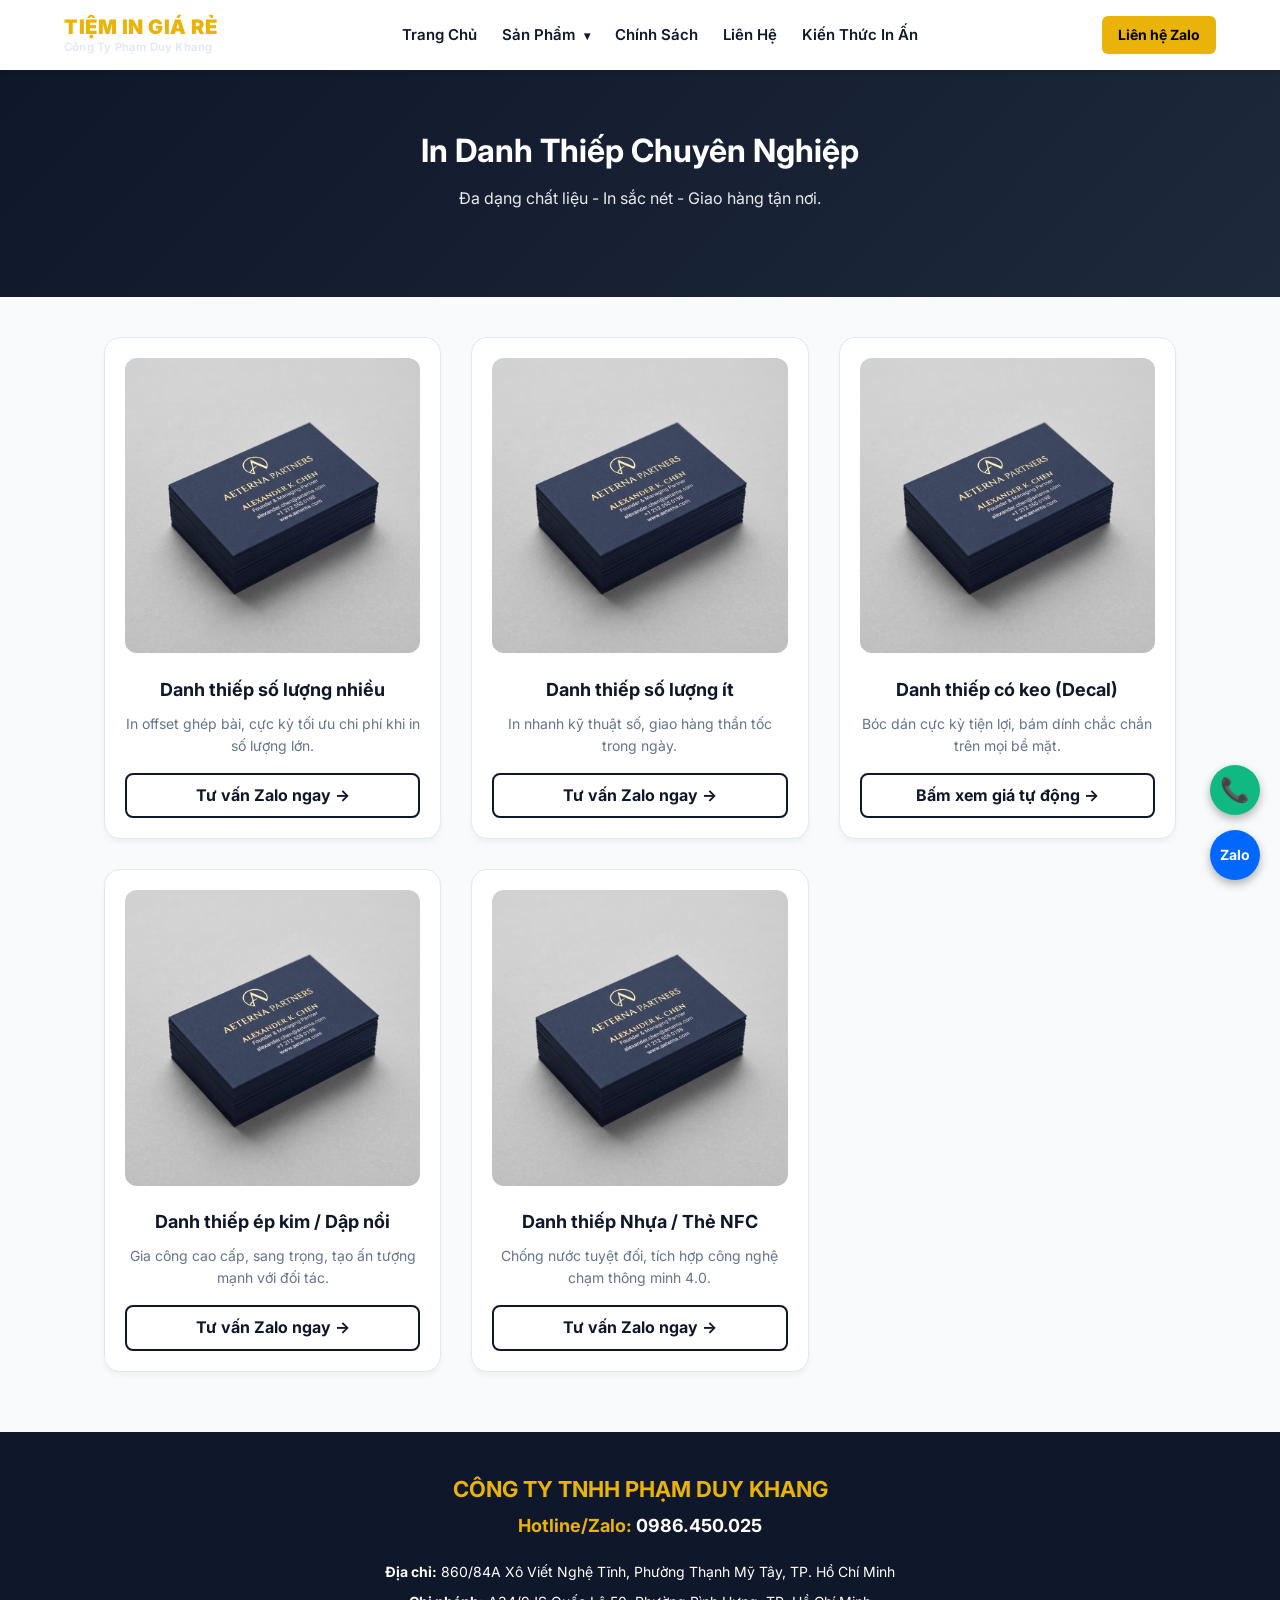
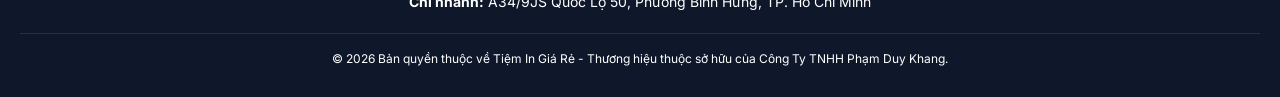
<file: danh-thiep.html>
<!DOCTYPE html>
<html lang="vi">
    
    <!-- Google tag (gtag.js) -->
<script async src="https://www.googletagmanager.com/gtag/js?id=G-KDV619X24Z"></script>
<script>
  window.dataLayer = window.dataLayer || [];
  function gtag(){dataLayer.push(arguments);}
  gtag('js', new Date());

  gtag('config', 'G-KDV619X24Z');
</script>
    
<head>
    <meta charset="UTF-8">
    <meta name="viewport" content="width=device-width, initial-scale=1.0">
    <title>Tiệm In Giá Rẻ | CÔNG TY TNHH PHẠM DUY KHANG</title>
    <link rel="icon" href="favicon.png" type="image/png">
    <link rel="stylesheet" href="style.css">
    
    <!-- GỌI BỘ NÃO JS TỰ ĐỘNG NẠP HEADER/FOOTER -->
    <script src="main.js" defer></script> 
</head>
<body>
    <!-- ĐIỂM CHỜ NẠP HEADER TỰ ĐỘNG -->
    <div id="header-placeholder"></div>

    <section class="hero">
        <h1>In Danh Thiếp Chuyên Nghiệp</h1>
        <p>Đa dạng chất liệu - In sắc nét - Giao hàng tận nơi.</p>
    </section>

    <section class="products">
        <div class="card">
            <img src="images/danh-thiep.jpg" alt="Danh thiếp số lượng nhiều" class="product-img">
            <h3>Danh thiếp số lượng nhiều</h3>
            <p>In offset ghép bài, cực kỳ tối ưu chi phí khi in số lượng lớn.</p>
            <a href="https://zalo.me/84986450025" target="_blank" class="card-link">Tư vấn Zalo ngay &rarr;</a>
        </div>
        <div class="card">
            <img src="images/danh-thiep.jpg" alt="Danh thiếp số lượng ít" class="product-img">
            <h3>Danh thiếp số lượng ít</h3>
            <p>In nhanh kỹ thuật số, giao hàng thần tốc trong ngày.</p>
            <a href="https://zalo.me/84986450025" target="_blank" class="card-link">Tư vấn Zalo ngay &rarr;</a>
        </div>
        
        <!-- MỤC DANH THIẾP CÓ KEO ĐÃ ĐƯỢC NỐI LINK SANG TRANG LỚP 3 -->
        <div class="card">
            <img src="images/danh-thiep.jpg" alt="Danh thiếp có keo" class="product-img">
            <h3>Danh thiếp có keo (Decal)</h3>
            <p>Bóc dán cực kỳ tiện lợi, bám dính chắc chắn trên mọi bề mặt.</p>
            <a href="danh-thiep-decal.html" class="card-link">Bấm xem giá tự động &rarr;</a>
        </div>

        <div class="card">
            <img src="images/danh-thiep.jpg" alt="Danh thiếp ép kim" class="product-img">
            <h3>Danh thiếp ép kim / Dập nổi</h3>
            <p>Gia công cao cấp, sang trọng, tạo ấn tượng mạnh với đối tác.</p>
            <a href="https://zalo.me/84986450025" target="_blank" class="card-link">Tư vấn Zalo ngay &rarr;</a>
        </div>
        <div class="card">
            <img src="images/danh-thiep.jpg" alt="Danh thiếp nhựa NFC" class="product-img">
            <h3>Danh thiếp Nhựa / Thẻ NFC</h3>
            <p>Chống nước tuyệt đối, tích hợp công nghệ chạm thông minh 4.0.</p>
            <a href="https://zalo.me/84986450025" target="_blank" class="card-link">Tư vấn Zalo ngay &rarr;</a>
        </div>
    </section>

<!-- ĐIỂM CHỜ NẠP FOOTER TỰ ĐỘNG -->
    <div id="footer-placeholder"></div>

    <!-- CỤM NÚT ZALO THẢ NỔI -->
    <div class="floating-buttons">
        <a href="tel:0986450025" class="float-btn btn-call" title="Gọi Ngay">📞</a>
        <a href="https://zalo.me/0986450025" target="_blank" class="float-btn btn-zalo" title="Chat Zalo">Zalo</a>
    </div>
</body>
</html>
</file>
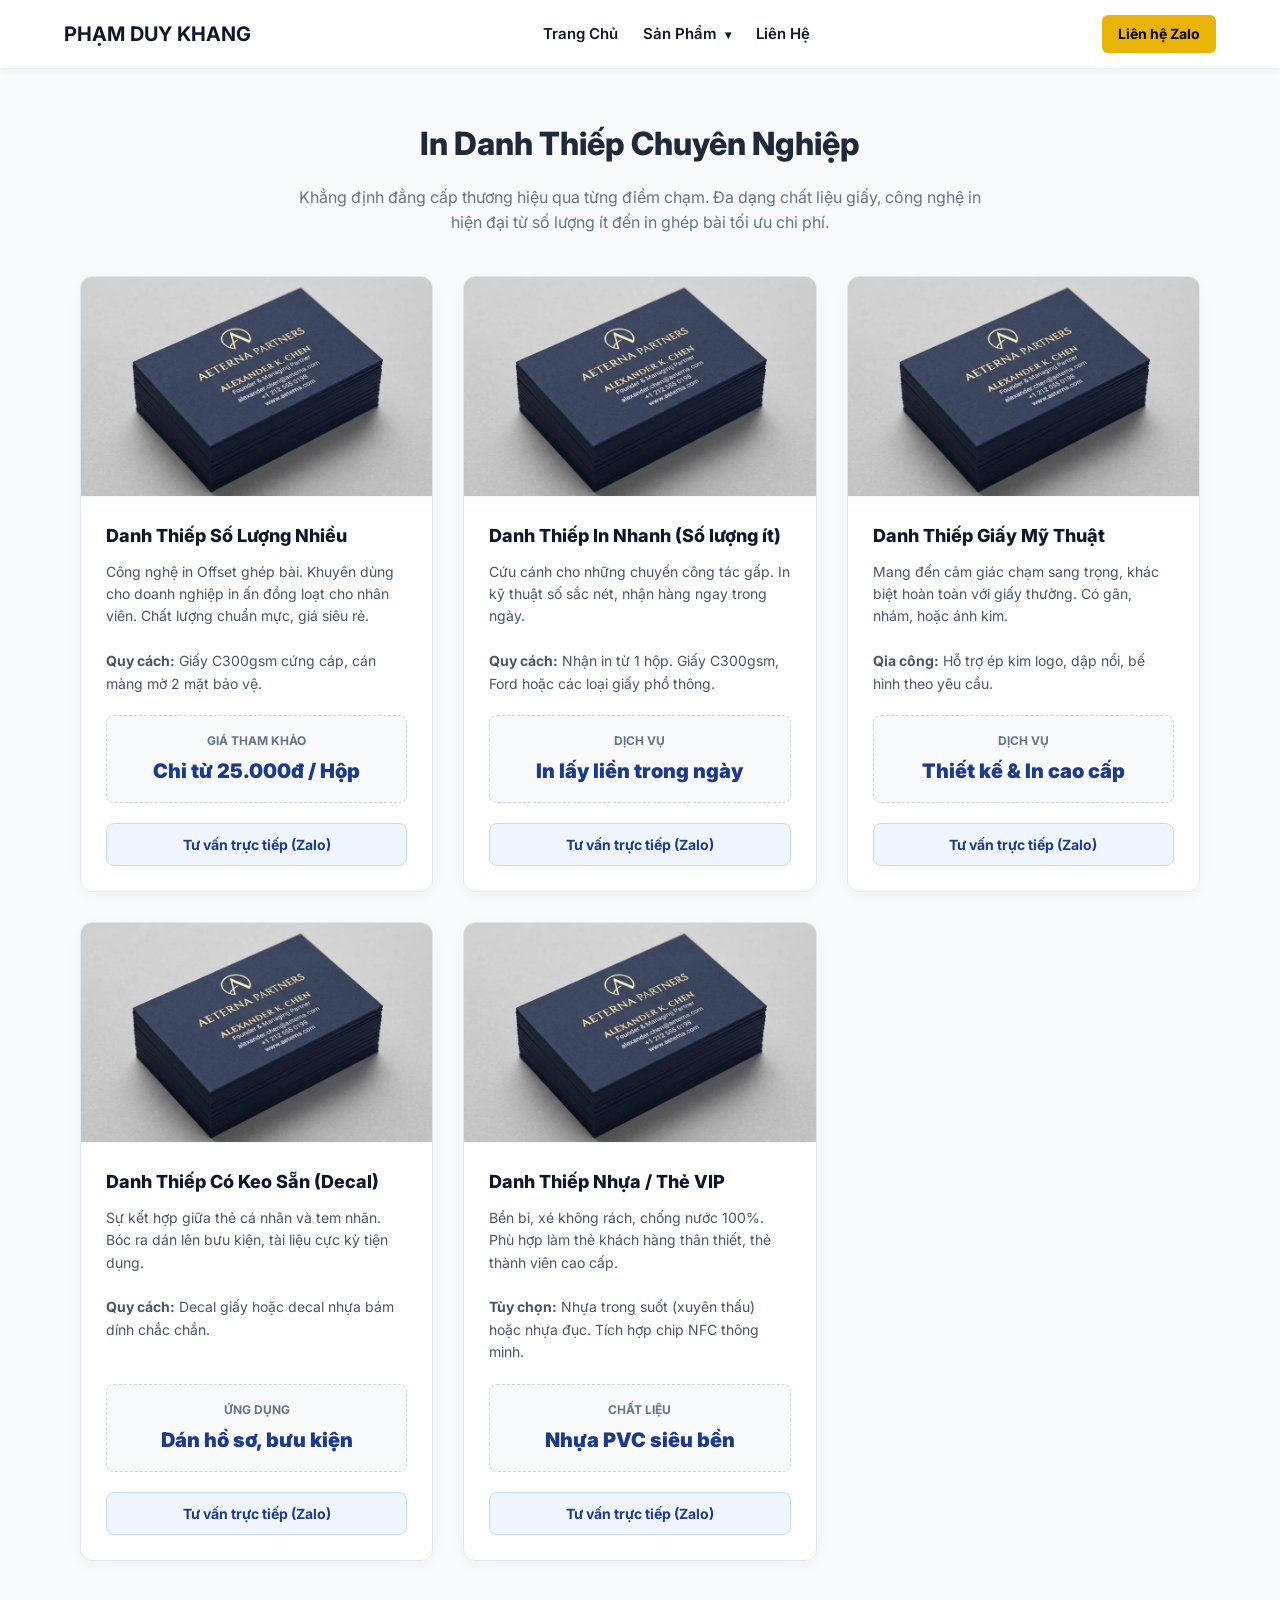
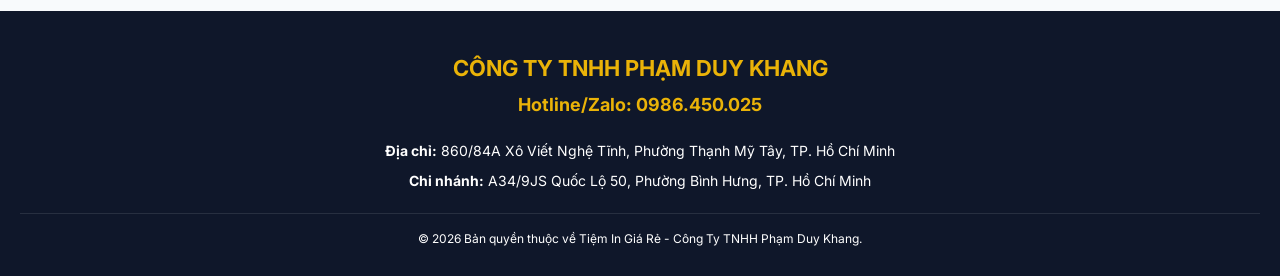
<file: danhthieptest.html>
<!DOCTYPE html>
<html lang="vi">
<head>
    <meta charset="UTF-8">
    <meta name="viewport" content="width=device-width, initial-scale=1.0">
    <title>In Danh Thiếp - Card Visit | CÔNG TY TNHH PHẠM DUY KHANG</title>
    <!-- Kế thừa trọn vẹn thiết kế từ style.css -->
    <link rel="stylesheet" href="style.css">
    <style>
        .showcase-container {
            max-width: 1150px;
            margin: 50px auto;
            padding: 0 15px;
        }

        .showcase-header {
            text-align: center;
            margin-bottom: 40px;
        }

        .showcase-header h1 {
            font-size: 32px;
            color: #1e293b;
            font-weight: 800;
            margin-bottom: 15px;
        }

        .showcase-header p {
            font-size: 16px;
            color: #64748b;
            max-width: 700px;
            margin: 0 auto;
            line-height: 1.6;
        }

        .product-list {
            display: grid;
            grid-template-columns: repeat(auto-fit, minmax(300px, 1fr));
            gap: 30px;
        }

        .product-item {
            background: #fff;
            border-radius: 12px;
            border: 1px solid #e2e8f0;
            overflow: hidden;
            box-shadow: 0 4px 15px rgba(0,0,0,0.03);
            display: flex;
            flex-direction: column;
            transition: transform 0.3s, box-shadow 0.3s;
        }

        .product-item:hover {
            transform: translateY(-5px);
            box-shadow: 0 10px 25px rgba(0,0,0,0.08);
            border-color: #cbd5e1;
        }

        .product-image {
            width: 100%;
            height: 220px;
            object-fit: cover;
            border-bottom: 1px solid #f1f5f9;
        }

        .product-details {
            padding: 25px;
            flex: 1;
            display: flex;
            flex-direction: column;
        }

        .product-title {
            font-size: 18px;
            font-weight: 800;
            color: #0f172a;
            margin-top: 0;
            margin-bottom: 10px;
        }

        .product-desc {
            font-size: 14px;
            color: #475569;
            line-height: 1.6;
            margin-bottom: 20px;
            flex: 1;
        }

        .price-box {
            background: #f8fafc;
            padding: 15px;
            border-radius: 8px;
            text-align: center;
            margin-bottom: 20px;
            border: 1px dashed #cbd5e1;
        }
        
        .price-box p { margin: 0 0 5px; font-size: 12px; color: #64748b; font-weight: bold; text-transform: uppercase; }
        .price-box span { font-size: 20px; font-weight: 900; color: #1e3a8a; }

        .btn-zalo-adv {
            display: block;
            width: 100%;
            text-align: center;
            padding: 12px;
            background: #eff6ff;
            color: #1e3a8a;
            border: 1px solid #bfdbfe;
            border-radius: 8px;
            font-weight: bold;
            font-size: 14px;
            text-decoration: none;
            transition: all 0.2s;
            cursor: pointer;
        }

        .btn-zalo-adv:hover {
            background: #dbeafe;
            color: #1e40af;
        }
    </style>
</head>
<body>

    <header>
        <div class="logo">
            <a href="index.html"><span>PHẠM DUY KHANG</span></a>
        </div>
        <div class="menu-toggle" id="mobile-menu">
            <span></span>
            <span></span>
            <span></span>
        </div>
        <nav class="nav-links" id="nav-links">
            <a href="index.html">Trang Chủ</a>
            <div class="dropdown">
                <a href="index.html#products" class="dropbtn active">Sản Phẩm <span class="arrow">&#9662;</span></a>
                <div class="dropdown-content">
                    <a href="tem-nhan.html">In Tem Nhãn (Decal)</a>
                    <a href="danh-thiep.html" class="active">In Danh Thiếp</a>
                    <a href="tui-giay.html">In Túi Giấy</a>
                    <a href="to-roi.html">In Tờ Rơi / Catalogue</a>
                </div>
            </div>
            <a href="lien-he.html">Liên Hệ</a>
            <a href="https://zalo.me/84986450025" target="_blank" class="btn-cta-mobile">Liên hệ Zalo</a>
        </nav>
        <a href="https://zalo.me/84986450025" target="_blank" class="btn-cta-header">Liên hệ Zalo</a>
    </header>

    <div class="showcase-container">
        
        <div class="showcase-header">
            <h1>In Danh Thiếp Chuyên Nghiệp</h1>
            <p>Khẳng định đẳng cấp thương hiệu qua từng điểm chạm. Đa dạng chất liệu giấy, công nghệ in hiện đại từ số lượng ít đến in ghép bài tối ưu chi phí.</p>
        </div>

        <div class="product-list">
            
            <!-- SP 1: Danh thiếp số lượng nhiều -->
            <div class="product-item">
                <img src="images/danh-thiep.jpg" alt="Danh thiếp số lượng nhiều" class="product-image">
                <div class="product-details">
                    <h3 class="product-title">Danh Thiếp Số Lượng Nhiều</h3>
                    <div class="product-desc">
                        Công nghệ in Offset ghép bài. Khuyên dùng cho doanh nghiệp in ấn đồng loạt cho nhân viên. Chất lượng chuẩn mực, giá siêu rẻ.
                        <br><br><strong>Quy cách:</strong> Giấy C300gsm cứng cáp, cán màng mờ 2 mặt bảo vệ.
                    </div>
                    <div class="price-box">
                        <p>Giá tham khảo</p>
                        <span>Chỉ từ 25.000đ / Hộp</span>
                    </div>
                    <button onclick="guiZaloAdv('Danh Thiếp Số Lượng Nhiều')" class="btn-zalo-adv">Tư vấn trực tiếp (Zalo)</button>
                </div>
            </div>

            <!-- SP 2: Danh thiếp in nhanh -->
            <div class="product-item">
                <img src="images/danh-thiep.jpg" alt="Danh thiếp in nhanh" class="product-image">
                <div class="product-details">
                    <h3 class="product-title">Danh Thiếp In Nhanh (Số lượng ít)</h3>
                    <div class="product-desc">
                        Cứu cánh cho những chuyến công tác gấp. In kỹ thuật số sắc nét, nhận hàng ngay trong ngày.
                        <br><br><strong>Quy cách:</strong> Nhận in từ 1 hộp. Giấy C300gsm, Ford hoặc các loại giấy phổ thông.
                    </div>
                    <div class="price-box">
                        <p>Dịch vụ</p>
                        <span>In lấy liền trong ngày</span>
                    </div>
                    <button onclick="guiZaloAdv('Danh Thiếp In Nhanh lấy liền')" class="btn-zalo-adv">Tư vấn trực tiếp (Zalo)</button>
                </div>
            </div>

            <!-- SP 3: Danh thiếp giấy mỹ thuật -->
            <div class="product-item">
                <img src="images/danh-thiep.jpg" alt="Danh thiếp giấy mỹ thuật" class="product-image">
                <div class="product-details">
                    <h3 class="product-title">Danh Thiếp Giấy Mỹ Thuật</h3>
                    <div class="product-desc">
                        Mang đến cảm giác chạm sang trọng, khác biệt hoàn toàn với giấy thường. Có gân, nhám, hoặc ánh kim.
                        <br><br><strong>Qia công:</strong> Hỗ trợ ép kim logo, dập nổi, bế hình theo yêu cầu.
                    </div>
                    <div class="price-box">
                        <p>Dịch vụ</p>
                        <span>Thiết kế & In cao cấp</span>
                    </div>
                    <button onclick="guiZaloAdv('Danh Thiếp Giấy Mỹ Thuật / Ép kim')" class="btn-zalo-adv">Tư vấn trực tiếp (Zalo)</button>
                </div>
            </div>

            <!-- SP 4: Danh thiếp có keo -->
            <div class="product-item">
                <img src="images/danh-thiep.jpg" alt="Danh thiếp có keo" class="product-image">
                <div class="product-details">
                    <h3 class="product-title">Danh Thiếp Có Keo Sẵn (Decal)</h3>
                    <div class="product-desc">
                        Sự kết hợp giữa thẻ cá nhân và tem nhãn. Bóc ra dán lên bưu kiện, tài liệu cực kỳ tiện dụng.
                        <br><br><strong>Quy cách:</strong> Decal giấy hoặc decal nhựa bám dính chắc chắn.
                    </div>
                    <div class="price-box">
                        <p>Ứng dụng</p>
                        <span>Dán hồ sơ, bưu kiện</span>
                    </div>
                    <button onclick="guiZaloAdv('Danh Thiếp Decal (Có keo)')" class="btn-zalo-adv">Tư vấn trực tiếp (Zalo)</button>
                </div>
            </div>

            <!-- SP 5: Danh thiếp nhựa / Thẻ VIP -->
            <div class="product-item">
                <img src="images/danh-thiep.jpg" alt="Danh thiếp nhựa trong" class="product-image">
                <div class="product-details">
                    <h3 class="product-title">Danh Thiếp Nhựa / Thẻ VIP</h3>
                    <div class="product-desc">
                        Bền bỉ, xé không rách, chống nước 100%. Phù hợp làm thẻ khách hàng thân thiết, thẻ thành viên cao cấp.
                        <br><br><strong>Tùy chọn:</strong> Nhựa trong suốt (xuyên thấu) hoặc nhựa đục. Tích hợp chip NFC thông minh.
                    </div>
                    <div class="price-box">
                        <p>Chất liệu</p>
                        <span>Nhựa PVC siêu bền</span>
                    </div>
                    <button onclick="guiZaloAdv('Danh Thiếp Nhựa / Thẻ VIP / NFC')" class="btn-zalo-adv">Tư vấn trực tiếp (Zalo)</button>
                </div>
            </div>

        </div>
    </div>

    <footer id="contact">
        <h2>CÔNG TY TNHH PHẠM DUY KHANG</h2>
        <p><strong>Hotline/Zalo:</strong> <a href="https://zalo.me/84986450025" style="color: inherit; text-decoration: none;">0986.450.025</a></p>
        <p><strong>Địa chỉ:</strong> 860/84A Xô Viết Nghệ Tĩnh, Phường Thạnh Mỹ Tây, TP. Hồ Chí Minh</p>
        <p><strong>Chi nhánh:</strong> A34/9JS Quốc Lộ 50, Phường Bình Hưng, TP. Hồ Chí Minh</p>
        <p class="copyright">© 2026 Bản quyền thuộc về Tiệm In Giá Rẻ - Công Ty TNHH Phạm Duy Khang.</p>
    </footer>

    <script>
        // Menu Mobile
        document.addEventListener('DOMContentLoaded', function() {
            const mobileMenu = document.getElementById('mobile-menu');
            const navLinks = document.getElementById('nav-links');
            mobileMenu.addEventListener('click', function() {
                navLinks.classList.toggle('active');
                mobileMenu.classList.toggle('is-active');
            });
            const dropBtn = document.querySelector('.dropbtn');
            const dropdownContent = document.querySelector('.dropdown-content');
            dropBtn.addEventListener('click', function(e) {
                if (window.innerWidth <= 768) {
                    e.preventDefault();
                    dropdownContent.classList.toggle('show');
                }
            });
        });

        // Hàm mở Zalo có Copy (Áp dụng chung cho các trang Showcase)
        function guiZaloAdv(loaiSanPham) {
            const message = `Chào Tiệm In Giá Rẻ,\nMình đang xem mẫu "${loaiSanPham}" trên website và muốn nhờ xưởng tư vấn chi tiết hơn nhé!`;
            const btnElements = document.querySelectorAll('.btn-zalo-adv');
            
            // Tìm đúng nút khách vừa bấm để tạo hiệu ứng
            let targetBtn = null;
            btnElements.forEach(btn => {
                if(btn.innerText.includes('Tư vấn') || btn.innerText.includes('copy')) {
                    // Do onclick truyền biến vào, mình có thể gán hiệu ứng cho tất cả hoặc nút gần nhất
                    targetBtn = event.target;
                }
            });

            if(targetBtn) {
                const originalText = targetBtn.innerText;
                targetBtn.innerText = "✅ Đã copy! Nhớ DÁN vào Zalo nhé";
                targetBtn.style.backgroundColor = "#10b981"; 
                targetBtn.style.color = "#ffffff";
                targetBtn.style.borderColor = "#10b981";
                
                setTimeout(() => {
                    targetBtn.innerText = originalText;
                    targetBtn.style.backgroundColor = "";
                    targetBtn.style.color = "";
                    targetBtn.style.borderColor = "";
                }, 4000);
            }

            if (navigator.clipboard && window.isSecureContext) {
                navigator.clipboard.writeText(message).then(function() {
                    moZalo();
                }).catch(function() {
                    copyFallback(message);
                });
            } else {
                copyFallback(message);
            }
        }

        function copyFallback(text) {
            const textArea = document.createElement("textarea");
            textArea.value = text;
            textArea.style.position = "fixed";
            textArea.style.left = "-999999px";
            textArea.style.top = "-999999px";
            document.body.appendChild(textArea);
            textArea.focus();
            textArea.select();
            try { document.execCommand('copy'); } catch (err) {}
            textArea.remove();
            moZalo();
        }

        function moZalo() {
            const zaloNumber = "84986450025"; 
            const encodedMessage = encodeURIComponent("Xin chào Tiệm In Giá Rẻ!");
            const zaloUrl = `https://zalo.me/${zaloNumber}?text=${encodedMessage}`;
            
            setTimeout(() => {
                const isMobile = /iPhone|iPad|iPod|Android/i.test(navigator.userAgent);
                if (isMobile) {
                    window.location.href = zaloUrl;
                } else {
                    window.open(zaloUrl, '_blank');
                }
            }, 1000); 
        }
    </script>
</body>
</html>
</file>
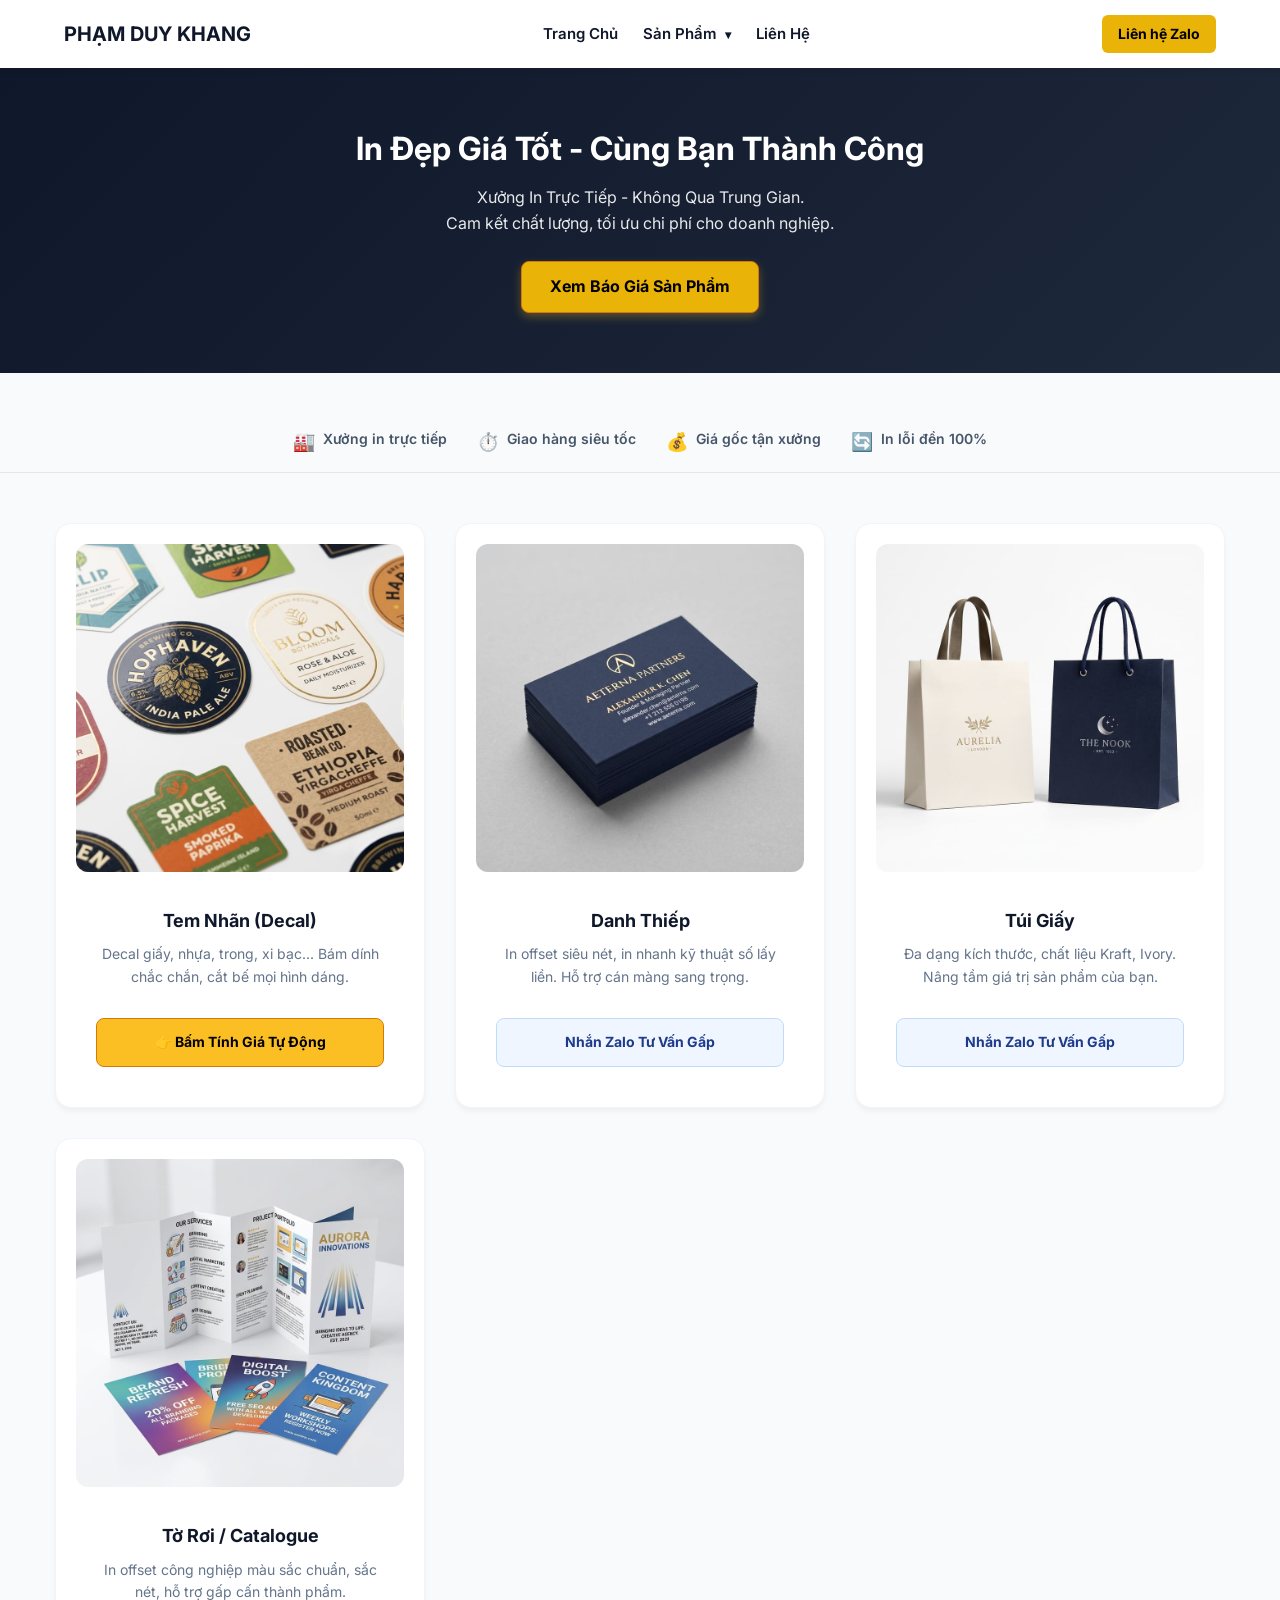
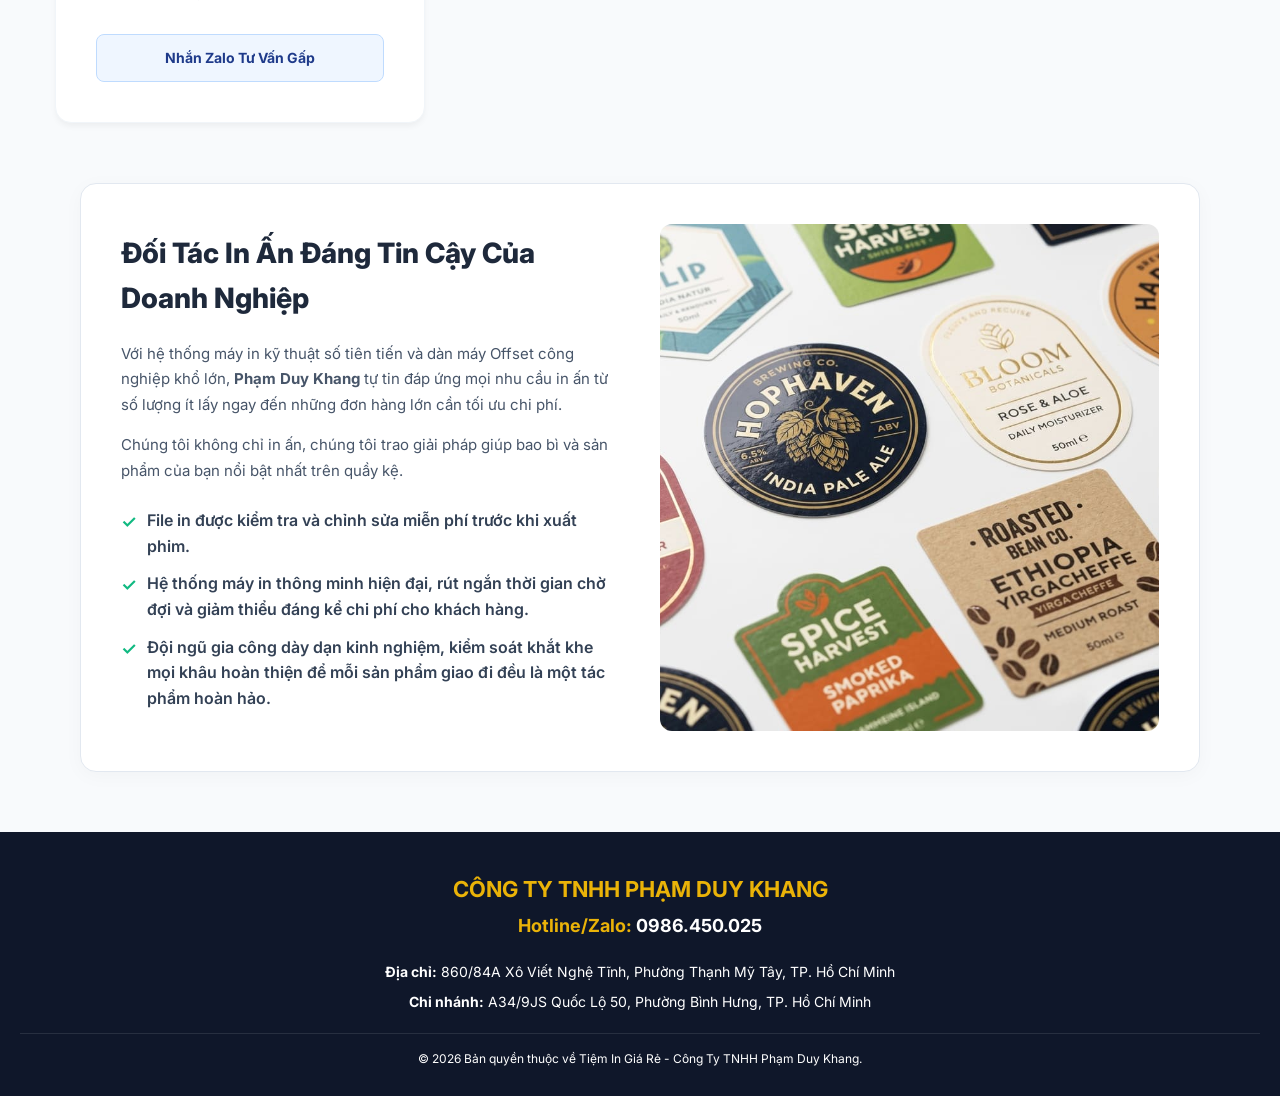
<file: index1.html>
<!DOCTYPE html>
<html lang="vi">
<head>
    <meta charset="UTF-8">
    <meta name="viewport" content="width=device-width, initial-scale=1.0">
    <title>Tiệm In Giá Rẻ | CÔNG TY TNHH PHẠM DUY KHANG</title>
    <!-- Link nhúng file CSS dùng chung -->
    <link rel="stylesheet" href="style.css">
    <!-- CSS nhúng trực tiếp cho các phần nâng cấp để đảm bảo không bị vỡ layout -->
    <style>
        /* Dải Cam Kết (Trust Badges) */
        .trust-badges { background: #f8fafc; border-bottom: 1px solid #e2e8f0; padding: 15px 0; }
        .trust-container { max-width: 1150px; margin: 0 auto; display: flex; justify-content: center; gap: 30px; flex-wrap: wrap; padding: 0 15px; }
        .badge-item { display: flex; items-center; gap: 8px; font-size: 14px; font-weight: 600; color: #475569; }
        .badge-icon { font-size: 18px; }

        /* Nâng cấp Card Sản Phẩm */
        .products { margin-top: 50px; padding: 0 15px; }
        .card { display: flex; flex-direction: column; height: 100%; border: 1px solid #f1f5f9; transition: transform 0.3s, box-shadow 0.3s; cursor: pointer; }
        .card:hover { transform: translateY(-5px); box-shadow: 0 15px 30px rgba(0,0,0,0.1); border-color: #cbd5e1; }
        .card-link-wrapper { text-decoration: none; color: inherit; flex: 1; display: flex; flex-direction: column; }
        .card h3 { color: #0f172a; transition: color 0.2s; }
        .card:hover h3 { color: #3b82f6; }
        .btn-card { display: block; text-align: center; padding: 12px; border-radius: 8px; font-weight: bold; font-size: 14px; margin-top: 15px; transition: 0.2s; }
        
        /* Nút tính giá (Tem Nhãn) */
        .btn-calc { background: #fbbf24; color: #000; border: 1px solid #d97706; }
        .btn-calc:hover { background: #f59e0b; box-shadow: 0 4px 10px rgba(245, 158, 11, 0.3); }
        
        /* Nút Zalo (Sản phẩm khác) */
        .btn-zalo-card { background: #eff6ff; color: #1e3a8a; border: 1px solid #bfdbfe; }
        .btn-zalo-card:hover { background: #dbeafe; color: #1e40af; }

        /* Vùng Giới Thiệu Ngắn (Why Choose Us) */
        .why-choose-us { max-width: 1150px; margin: 60px auto; padding: 0 15px; }
        .why-grid { display: grid; grid-template-columns: 1fr 1fr; gap: 40px; align-items: center; background: #fff; padding: 40px; border-radius: 16px; border: 1px solid #e2e8f0; box-shadow: 0 4px 20px rgba(0,0,0,0.03); }
        .why-content h2 { color: #1e293b; font-size: 28px; margin-top: 0; margin-bottom: 20px; font-weight: 800; }
        .why-content p { color: #475569; line-height: 1.7; margin-bottom: 15px; font-size: 15px; }
        .why-features { list-style: none; padding: 0; margin-top: 25px; }
        .why-features li { display: flex; align-items: flex-start; gap: 10px; margin-bottom: 12px; font-weight: 600; color: #334155; }
        .why-features li span { color: #10b981; font-size: 18px; }
        
        @media (max-width: 768px) {
            .why-grid { grid-template-columns: 1fr; padding: 25px; }
            .trust-container { gap: 15px; }
            .badge-item { font-size: 12px; width: calc(50% - 10px); }
        }
    </style>
</head>
<body>

    <!-- PHẦN 1: THANH ĐIỀU HƯỚNG -->
    <header>
        <div class="logo">
            <a href="index.html"><span>PHẠM DUY KHANG</span></a>
        </div>
        
        <div class="menu-toggle" id="mobile-menu">
            <span></span>
            <span></span>
            <span></span>
        </div>

        <nav class="nav-links" id="nav-links">
            <a href="index.html" class="active">Trang Chủ</a>
            
            <div class="dropdown">
                <a href="#products" class="dropbtn">Sản Phẩm <span class="arrow">&#9662;</span></a>
                <div class="dropdown-content">
                    <a href="tem-nhan.html">In Tem Nhãn (Decal)</a>
                    <a href="danh-thiep.html">In Danh Thiếp</a>
                    <a href="tui-giay.html">In Túi Giấy</a>
                    <a href="to-roi.html">In Tờ Rơi / Catalogue</a>
                </div>
            </div>

            <a href="lien-he.html">Liên Hệ</a>
            <a href="https://zalo.me/84986450025" target="_blank" class="btn-cta-mobile">Liên hệ Zalo</a>
        </nav>
        
        <a href="https://zalo.me/84986450025" target="_blank" class="btn-cta-header">Liên hệ Zalo</a>
    </header>

    <!-- PHẦN 2: BANNER CHÍNH CỦA TRANG CHỦ -->
    <section class="hero">
        <h1>In Đẹp Giá Tốt - Cùng Bạn Thành Công</h1>
        <p>Xưởng In Trực Tiếp - Không Qua Trung Gian. <br>Cam kết chất lượng, tối ưu chi phí cho doanh nghiệp.</p>
        <a href="#products" class="btn-cta" style="background-color: var(--accent-gold); color: #000; font-weight: bold; border: 1px solid #d97706; box-shadow: 0 4px 10px rgba(251, 191, 36, 0.3);">Xem Báo Giá Sản Phẩm</a>
    </section>

    <!-- THANH CAM KẾT (TRUST BADGES) -->
    <div class="trust-badges">
        <div class="trust-container">
            <div class="badge-item"><span class="badge-icon">🏭</span> Xưởng in trực tiếp</div>
            <div class="badge-item"><span class="badge-icon">⏱️</span> Giao hàng siêu tốc</div>
            <div class="badge-item"><span class="badge-icon">💰</span> Giá gốc tận xưởng</div>
            <div class="badge-item"><span class="badge-icon">🔄</span> In lỗi đền 100%</div>
        </div>
    </div>

    <!-- PHẦN 3: DANH SÁCH 4 NHÓM SẢN PHẨM -->
    <section id="products" class="products">
        
        <!-- CARD 1: TEM NHÃN (Sản phẩm mũi nhọn) -->
        <div class="card" onclick="window.location.href='tem-nhan.html'">
            <a href="tem-nhan.html" class="card-link-wrapper">
                <img src="images/tem-nhan.jpg" alt="Tem Nhãn Decal" class="product-img">
                <div style="padding: 20px; flex: 1; display: flex; flex-direction: column;">
                    <h3 style="margin-top: 0;">Tem Nhãn (Decal)</h3>
                    <p style="flex: 1;">Decal giấy, nhựa, trong, xi bạc... Bám dính chắc chắn, cắt bế mọi hình dáng.</p>
                    <span class="btn-card btn-calc">👉 Bấm Tính Giá Tự Động</span>
                </div>
            </a>
        </div>
        
        <!-- CARD 2: DANH THIẾP -->
        <div class="card" onclick="window.open('https://zalo.me/84986450025', '_blank')">
            <a href="javascript:void(0)" class="card-link-wrapper">
                <img src="images/danh-thiep.jpg" alt="Danh Thiếp" class="product-img">
                <div style="padding: 20px; flex: 1; display: flex; flex-direction: column;">
                    <h3 style="margin-top: 0;">Danh Thiếp</h3>
                    <p style="flex: 1;">In offset siêu nét, in nhanh kỹ thuật số lấy liền. Hỗ trợ cán màng sang trọng.</p>
                    <span class="btn-card btn-zalo-card">Nhắn Zalo Tư Vấn Gấp</span>
                </div>
            </a>
        </div>
        
        <!-- CARD 3: TÚI GIẤY -->
        <div class="card" onclick="window.open('https://zalo.me/84986450025', '_blank')">
            <a href="javascript:void(0)" class="card-link-wrapper">
                <img src="images/tui-giay.jpg" alt="Túi Giấy" class="product-img">
                <div style="padding: 20px; flex: 1; display: flex; flex-direction: column;">
                    <h3 style="margin-top: 0;">Túi Giấy</h3>
                    <p style="flex: 1;">Đa dạng kích thước, chất liệu Kraft, Ivory. Nâng tầm giá trị sản phẩm của bạn.</p>
                    <span class="btn-card btn-zalo-card">Nhắn Zalo Tư Vấn Gấp</span>
                </div>
            </a>
        </div>
        
        <!-- CARD 4: TỜ RƠI -->
        <div class="card" onclick="window.open('https://zalo.me/84986450025', '_blank')">
            <a href="javascript:void(0)" class="card-link-wrapper">
                <img src="images/to-roi.jpg" alt="Tờ Rơi" class="product-img">
                <div style="padding: 20px; flex: 1; display: flex; flex-direction: column;">
                    <h3 style="margin-top: 0;">Tờ Rơi / Catalogue</h3>
                    <p style="flex: 1;">In offset công nghiệp màu sắc chuẩn, sắc nét, hỗ trợ gấp cấn thành phẩm.</p>
                    <span class="btn-card btn-zalo-card">Nhắn Zalo Tư Vấn Gấp</span>
                </div>
            </a>
        </div>
    </section>

    <!-- PHẦN 4: TẠI SAO CHỌN CHÚNG TÔI -->
    <section class="why-choose-us">
        <div class="why-grid">
            <div class="why-content">
                <h2>Đối Tác In Ấn Đáng Tin Cậy Của Doanh Nghiệp</h2>
                <p>Với hệ thống máy in kỹ thuật số tiên tiến và dàn máy Offset công nghiệp khổ lớn, <strong>Phạm Duy Khang</strong> tự tin đáp ứng mọi nhu cầu in ấn từ số lượng ít lấy ngay đến những đơn hàng lớn cần tối ưu chi phí.</p>
                <p>Chúng tôi không chỉ in ấn, chúng tôi trao giải pháp giúp bao bì và sản phẩm của bạn nổi bật nhất trên quầy kệ.</p>
                
                <ul class="why-features">
                    <li><span>✓</span> File in được kiểm tra và chỉnh sửa miễn phí trước khi xuất phim.</li>
                    <li><span>✓</span> Hệ thống máy in thông minh hiện đại, rút ngắn thời gian chờ đợi và giảm thiểu đáng kể chi phí cho khách hàng.</li>
                    <li><span>✓</span> Đội ngũ gia công dày dạn kinh nghiệm, kiểm soát khắt khe mọi khâu hoàn thiện để mỗi sản phẩm giao đi đều là một tác phẩm hoàn hảo.</li>
                </ul>
            </div>
            <!-- Thay bằng hình ảnh thực tế xưởng in hoặc dàn máy của anh nếu có -->
            <div style="border-radius: 12px; overflow: hidden; height: 100%;">
                <img src="images/tem-nhan.jpg" alt="Xưởng In Phạm Duy Khang" style="width: 100%; height: 100%; object-fit: cover;">
            </div>
        </div>
    </section>

    <!-- PHẦN 5: CHÂN TRANG -->
    <footer id="contact">
        <h2>CÔNG TY TNHH PHẠM DUY KHANG</h2>
        <p><strong>Hotline/Zalo:</strong> <a href="https://zalo.me/84986450025" style="color: #fff; text-decoration: none;">0986.450.025</a></p>
        <p><strong>Địa chỉ:</strong> 860/84A Xô Viết Nghệ Tĩnh, Phường Thạnh Mỹ Tây, TP. Hồ Chí Minh</p>
        <p><strong>Chi nhánh:</strong> A34/9JS Quốc Lộ 50, Phường Bình Hưng, TP. Hồ Chí Minh</p>
        <p class="copyright">© 2026 Bản quyền thuộc về Tiệm In Giá Rẻ - Công Ty TNHH Phạm Duy Khang.</p>
    </footer>

    <!-- ĐOẠN JAVASCRIPT XỬ LÝ MENU MOBILE -->
    <script>
        document.addEventListener('DOMContentLoaded', function() {
            const mobileMenu = document.getElementById('mobile-menu');
            const navLinks = document.getElementById('nav-links');

            mobileMenu.addEventListener('click', function() {
                navLinks.classList.toggle('active');
                mobileMenu.classList.toggle('is-active');
            });

            const dropBtn = document.querySelector('.dropbtn');
            const dropdownContent = document.querySelector('.dropdown-content');

            dropBtn.addEventListener('click', function(e) {
                if (window.innerWidth <= 768) {
                    e.preventDefault(); 
                    dropdownContent.classList.toggle('show');
                }
            });
        });
    </script>
</body>
</html>
</file>
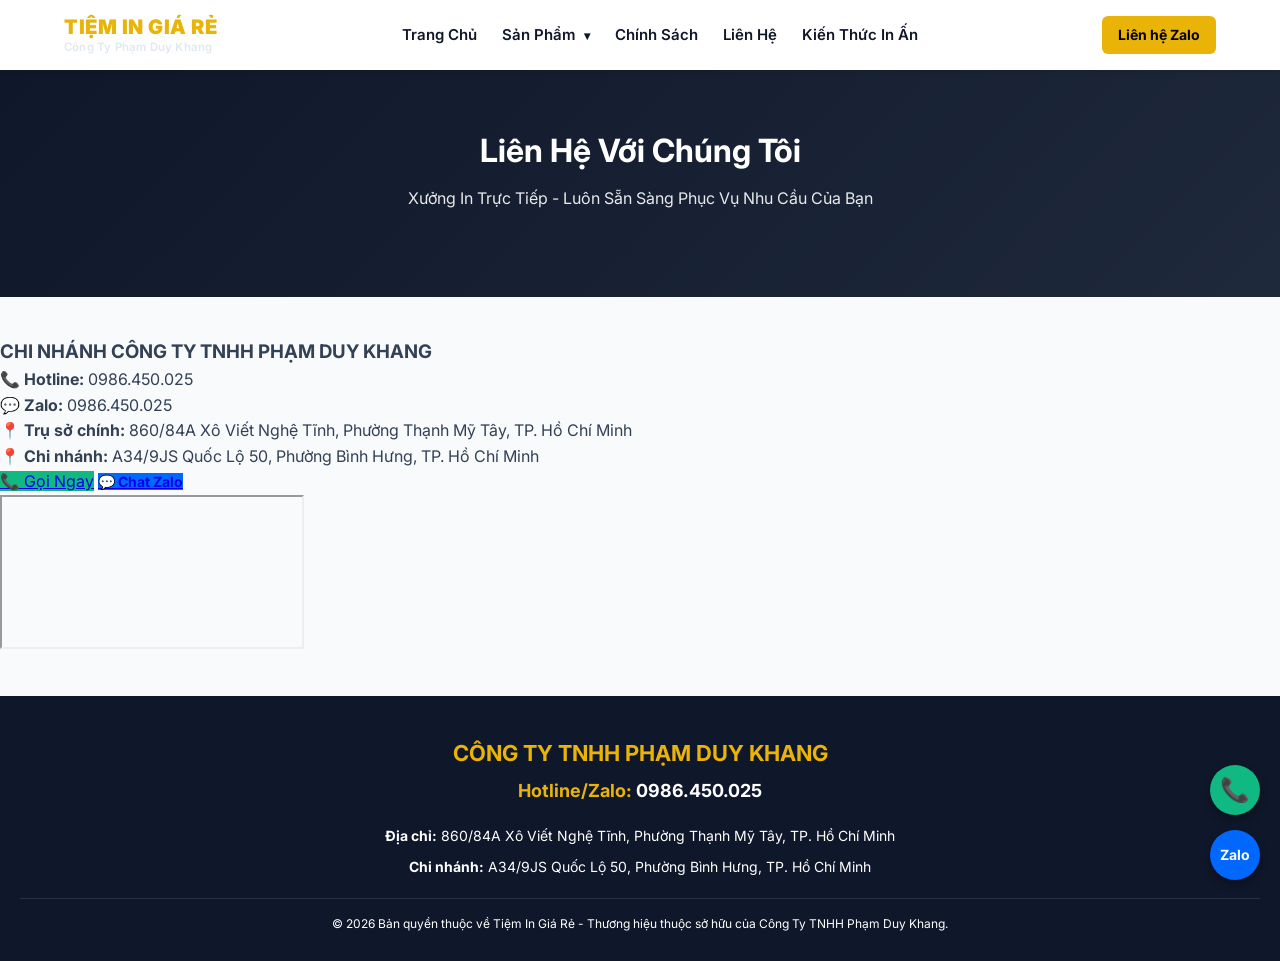
<file: lien-he.html>
<!DOCTYPE html>
<html lang="vi">
    
    <!-- Google tag (gtag.js) -->
<script async src="https://www.googletagmanager.com/gtag/js?id=G-KDV619X24Z"></script>
<script>
  window.dataLayer = window.dataLayer || [];
  function gtag(){dataLayer.push(arguments);}
  gtag('js', new Date());

  gtag('config', 'G-KDV619X24Z');
</script>
    
<head>
    <meta charset="UTF-8">
    <meta name="viewport" content="width=device-width, initial-scale=1.0">
    <title>Tiệm In Giá Rẻ | CÔNG TY TNHH PHẠM DUY KHANG</title>
    <link rel="icon" href="favicon.png" type="image/png">
    <link rel="stylesheet" href="style.css">
    
    <!-- GỌI BỘ NÃO JS TỰ ĐỘNG NẠP HEADER/FOOTER -->
    <script src="main.js" defer></script> 
</head>
<body>
    <!-- ĐIỂM CHỜ NẠP HEADER TỰ ĐỘNG -->
    <div id="header-placeholder"></div>

    <!-- PHẦN 2: BANNER -->
    <section class="hero">
        <h1>Liên Hệ Với Chúng Tôi</h1>
        <p>Xưởng In Trực Tiếp - Luôn Sẵn Sàng Phục Vụ Nhu Cầu Của Bạn</p>
    </section>

    <!-- PHẦN 3: THÔNG TIN & BẢN ĐỒ -->
    <div class="contact-container">
        <!-- Phần thông tin và Nút bấm -->
        <div class="contact-info">
            <h3>CHI NHÁNH CÔNG TY TNHH PHẠM DUY KHANG</h3>
            <p><strong>📞 Hotline:</strong> 0986.450.025</p>
            <p><strong>💬 Zalo:</strong> 0986.450.025</p>
            <p><strong>📍 Trụ sở chính:</strong> 860/84A Xô Viết Nghệ Tĩnh, Phường Thạnh Mỹ Tây, TP. Hồ Chí Minh</p>
            <p><strong>📍 Chi nhánh:</strong> A34/9JS Quốc Lộ 50, Phường Bình Hưng, TP. Hồ Chí Minh</p>
            
            <div class="contact-actions">
                <!-- Nút tự động gọi điện trên điện thoại -->
                <a href="tel:0986450025" class="btn-call">📞 Gọi Ngay</a>
                <!-- Nút tự động mở app Zalo -->
                <a href="https://zalo.me/0986450025" target="_blank" class="btn-zalo">💬 Chat Zalo</a>
            </div>
        </div>

        <!-- Phần Bản Đồ Google Maps -->
        <div class="map-container">
            <!-- Đã trỏ thẳng vào ghim doanh nghiệp: Chi Nhánh Công Ty TNHH Phạm Duy Khang -->
            <iframe src="https://maps.google.com/maps?q=Chi%20Nh%C3%A1nh%20C%C3%B4ng%20Ty%20TNHH%20Ph%E1%BA%A1m%20Duy%20Khang,%20A34/9JS%20QL50,%20B%C3%ACnh%20H%C6%B0ng&t=&z=16&ie=UTF8&iwloc=&output=embed" allowfullscreen="" loading="lazy" referrerpolicy="no-referrer-when-downgrade"></iframe>
        </div>
    </div>

<!-- ĐIỂM CHỜ NẠP FOOTER TỰ ĐỘNG -->
    <div id="footer-placeholder"></div>

    <!-- CỤM NÚT ZALO THẢ NỔI -->
    <div class="floating-buttons">
        <a href="tel:0986450025" class="float-btn btn-call" title="Gọi Ngay">📞</a>
        <a href="https://zalo.me/0986450025" target="_blank" class="float-btn btn-zalo" title="Chat Zalo">Zalo</a>
    </div>
</body>
</html>
</file>
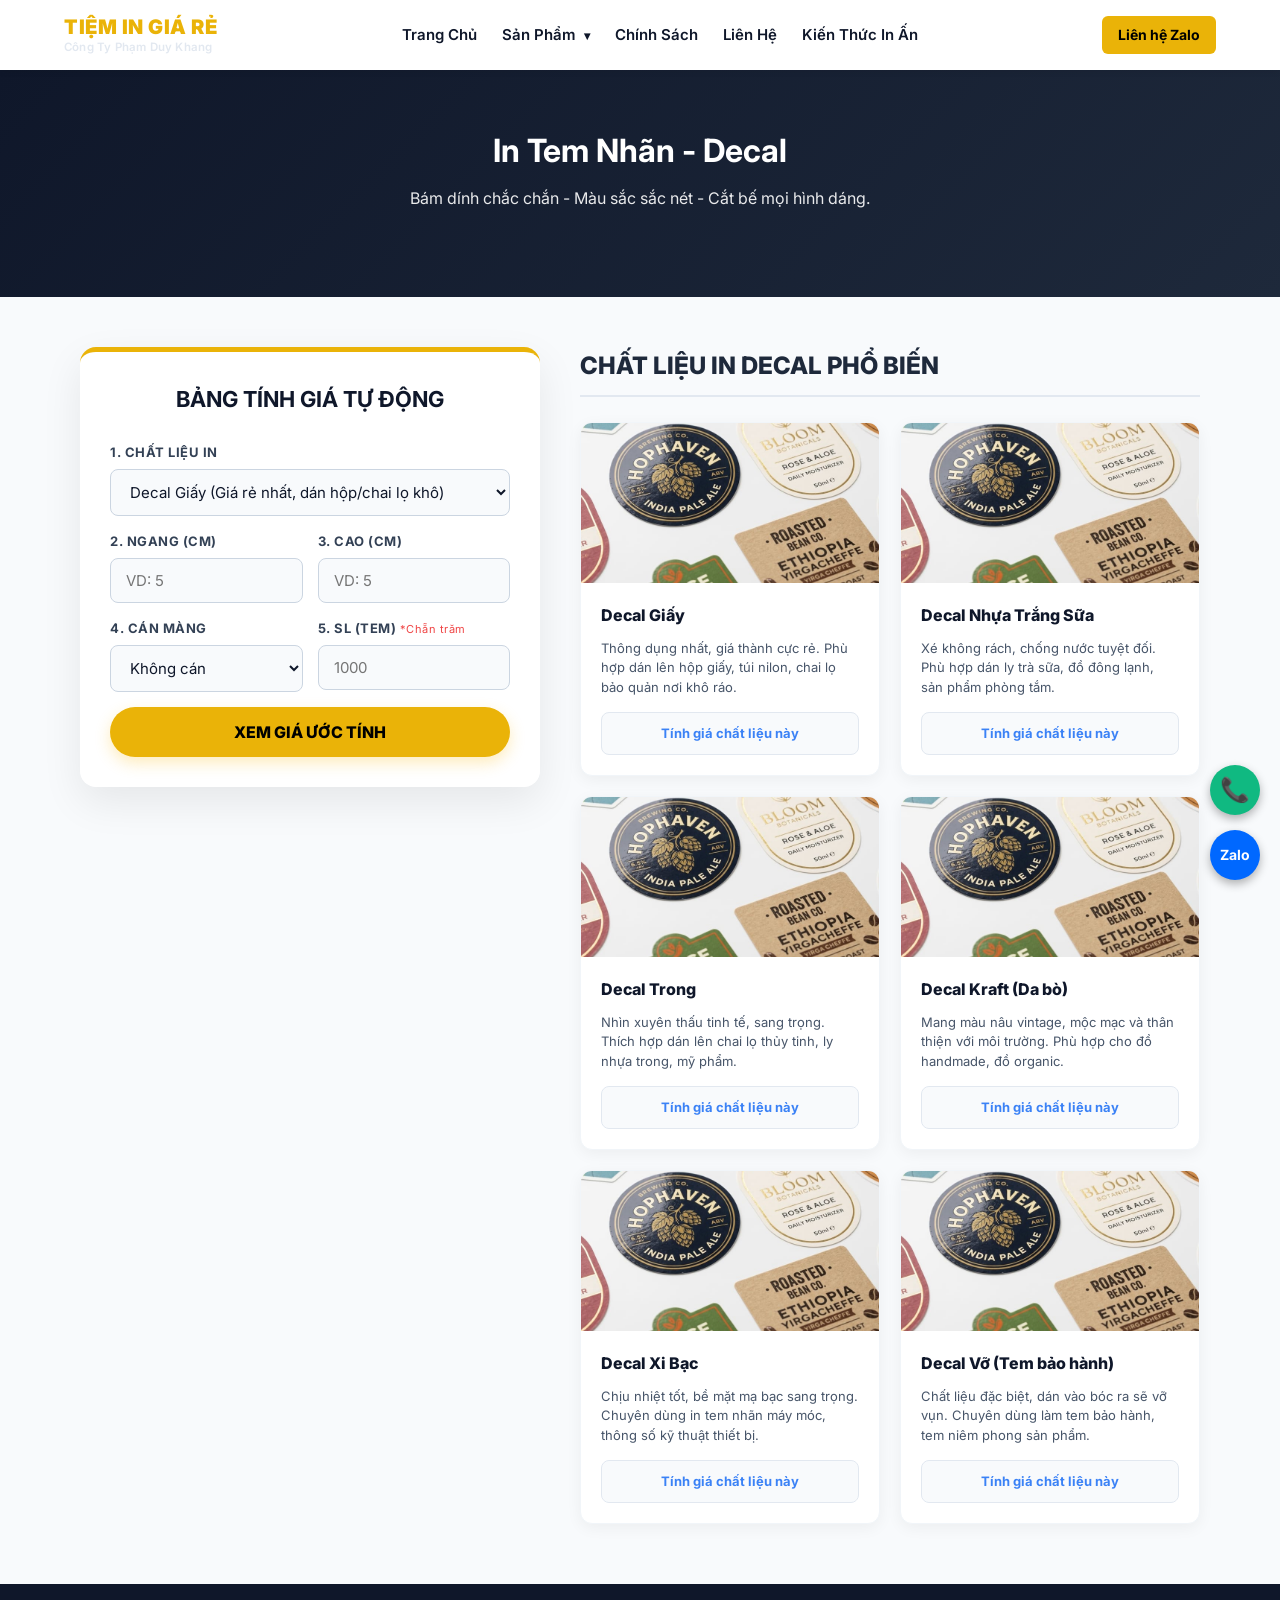
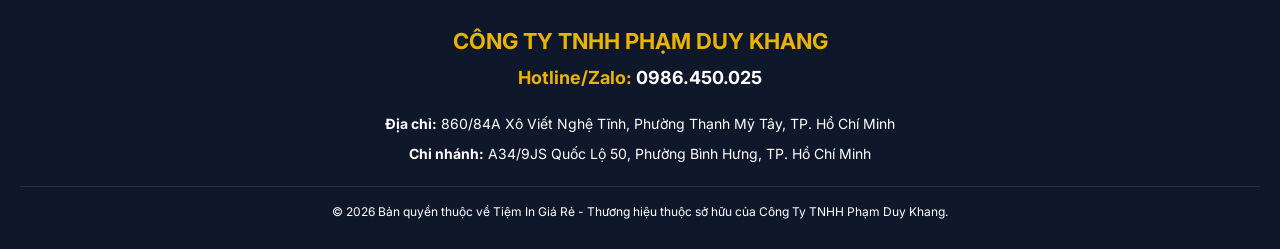
<file: tem-nhan.html>
<!DOCTYPE html>
<html lang="vi">
<head>
    <meta charset="UTF-8">
    <meta name="viewport" content="width=device-width, initial-scale=1.0, maximum-scale=1.0, user-scalable=no">
    <title>In Tem Nhãn Decal | CÔNG TY TNHH PHẠM DUY KHANG</title>
    <meta name="description" content="Bảng tính giá in tem nhãn decal tự động. Nhập kích thước và số lượng để xem ngay giá in nhanh và in tiết kiệm.">
    <meta property="og:type" content="website">
    <meta property="og:url" content="https://tiemingiare.com/tem-nhan">
    <meta property="og:title" content="Bảng Tính Giá In Tem Nhãn Tự Động - Xem Giá Sau 3 Giây">
    <meta property="og:description" content="Nhập kích thước & số lượng để xem ngay giá in nhanh và in tiết kiệm. Bám dính chắc chắn, cắt bế mọi hình dáng.">
    <meta property="og:image" content="https://tiemingiare.com/images/tem-nhan.jpg">
    <meta property="og:image:alt" content="In Tem Nhãn Decal Giá Rẻ - Phạm Duy Khang">
    
    <link rel="stylesheet" href="style.css">
    <!-- GỌI BỘ NÃO JS TỰ ĐỘNG NẠP HEADER/FOOTER -->
    <script src="main.js" defer></script> 
    
    <style>
        .content-wrapper { position: relative; max-width: 1150px; margin: 50px auto 60px; padding: 0 15px; z-index: 10; }
        .main-split-layout { display: flex; gap: 40px; align-items: flex-start; }
        .calc-col { flex: 0 0 460px; position: sticky; top: 100px; z-index: 10; }
        .calculator-box { background: #fff; border-radius: 16px; box-shadow: 0 15px 40px rgba(0,0,0,0.08); border-top: 5px solid var(--accent-gold, #fbbf24); padding: 30px; }
        .products-col { flex: 1; padding-top: 0; }
        .products-header-title { font-size: 24px; color: #1e293b; margin-top: 0; margin-bottom: 25px; font-weight: 800; border-bottom: 2px solid #e2e8f0; padding-bottom: 10px; }
        .products-grid { display: grid; grid-template-columns: repeat(auto-fit, minmax(250px, 1fr)); gap: 20px; }
        .pro-card { background: #fff; border-radius: 12px; box-shadow: 0 4px 15px rgba(0,0,0,0.05); overflow: hidden; border: 1px solid #f1f5f9; transition: 0.3s; display: flex; flex-direction: column; }
        .pro-card:hover { transform: translateY(-5px); box-shadow: 0 10px 25px rgba(0,0,0,0.1); border-color: #cbd5e1; }
        .pro-img { width: 100%; height: 160px; object-fit: cover; }
        .pro-content { padding: 20px; flex: 1; display: flex; flex-direction: column; }
        .pro-content h3 { margin: 0 0 10px 0; color: #0f172a; font-size: 16px; font-weight: 800; }
        .pro-content p { font-size: 13px; color: #475569; line-height: 1.5; flex: 1; margin: 0 0 15px 0; }
        .btn-select-pro { display: block; text-align: center; background: #f8fafc; color: #3b82f6; padding: 10px; border-radius: 8px; text-decoration: none; font-weight: 700; font-size: 13px; border: 1px solid #e2e8f0; transition: 0.2s; }
        .btn-select-pro:hover { background: #3b82f6; color: #fff; border-color: #3b82f6; }
        .grid-2-col { display: grid; grid-template-columns: 1fr 1fr; gap: 15px; margin-bottom: 15px; }
        .form-group { display: flex; flex-direction: column; gap: 6px; }
        .form-label { font-weight: 700; font-size: 13px; color: #334155; text-transform: uppercase; letter-spacing: 0.5px; }
        .form-input { width: 100%; padding: 12px 15px; border: 1px solid #cbd5e1; border-radius: 8px; font-family: inherit; font-size: 15px !important; outline: none; box-sizing: border-box; transition: 0.3s; background: #f8fafc; color: #0f172a; }
        .form-input:focus { border-color: #3b82f6; background: #fff; box-shadow: 0 0 0 3px rgba(59, 130, 246, 0.15); }
        .form-input:disabled { background: #e2e8f0; color: #64748b; cursor: not-allowed; opacity: 0.8; }
        
        /* CSS cho khu vực kết quả mới */
        #resultContainer { display: none; margin-top: 25px; border-radius: 12px; border: 1px solid #e2e8f0; overflow: hidden; box-shadow: 0 8px 20px rgba(0,0,0,0.04); background: #fff; }
        .result-header { background: #f8fafc; border-bottom: 1px solid #e2e8f0; padding: 15px; text-align: center; }
        .result-header h3 { margin: 0; font-weight: 800; color: #1e293b; font-size: 15px; text-transform: uppercase; letter-spacing: 0.5px; }
        .result-header p { margin: 8px 0 0 0; font-size: 13px; color: #64748b; font-weight: 500; }
        .result-comparison { display: flex; background: #fff; width: 100%; }
        .result-box { flex: 1; padding: 22px 15px; text-align: center; display: none; flex-direction: column; justify-content: space-between; }
        .box-offset { border-left: 1px solid #e2e8f0; }
        .result-box .title { font-size: 14px; font-weight: 800; margin-bottom: 2px; }
        .result-box .sub-days { font-size: 12px; font-weight: 500; color: #64748b; }
        .price-wrapper { margin: 15px 0 8px; }
        .price-big { font-size: 26px; font-weight: 900; }
        .price-currency { font-weight: bold; font-size: 16px; }
        .price-unit { font-size: 13px; color: #94a3b8; }
        .price-total { font-size: 16px; font-weight: 800; color: #0f172a; margin-bottom: 20px; }
        .btn-chot-don { width: 100%; padding: 12px; border-radius: 8px; font-weight: 700; font-size: 14px; cursor: pointer; transition: all 0.2s; border: 1px solid; }
        
        .box-fast .title { color: #166534; }
        .box-fast .price-big, .box-fast .price-currency { color: #15803d; }
        .box-fast .btn-chot-don { background: #f0fdf4; color: #166534; border-color: #bbf7d0; }
        .box-fast .btn-chot-don:hover { background: #166534; color: #fff; }
        
        .box-offset .title { color: #1e3a8a; }
        .box-offset .price-big, .box-offset .price-currency { color: #1d4ed8; }
        .box-offset .btn-chot-don { background: #eff6ff; color: #1e3a8a; border-color: #bfdbfe; }
        .box-offset .btn-chot-don:hover { background: #1e3a8a; color: #fff; }

        .qty-warning { display: none; padding: 20px; font-size: 14px; text-align: center; border-top: 1px dashed #e2e8f0; line-height: 1.6; }
        
        .btn-main-calc { background: var(--accent-gold, #fbbf24); color: #000; padding: 15px 40px; border: none; border-radius: 50px; font-size: 16px; font-weight: 800; cursor: pointer; transition: 0.3s; width: 100%; box-shadow: 0 6px 15px rgba(251, 191, 36, 0.3); text-transform: uppercase; }
        .btn-main-calc:hover:not(:disabled) { transform: translateY(-2px); box-shadow: 0 8px 20px rgba(251, 191, 36, 0.4); }
        
        @media (max-width: 992px) {
            .content-wrapper { margin-top: 40px; }
            .main-split-layout { flex-direction: column; gap: 20px; }
            .calc-col { flex: none; width: 100%; position: static; }
            .calculator-box { padding: 25px 20px; }
            .products-col { width: 100%; }
        }
        @media (max-width: 576px) {
            .result-comparison { flex-direction: column; }
            .box-offset { border-left: none; border-top: 1px solid #e2e8f0; }
            .grid-2-col { grid-template-columns: 1fr 1fr; gap: 10px; }
            .form-input { padding: 10px 12px; }
            .products-grid { grid-template-columns: 1fr; }
        }
    </style>
    
<!-- Google tag (gtag.js) -->
<script async src="https://www.googletagmanager.com/gtag/js?id=G-KDV619X24Z"></script>
<script>
  window.dataLayer = window.dataLayer || [];
  function gtag(){dataLayer.push(arguments);}
  gtag('js', new Date());

  gtag('config', 'G-KDV619X24Z');
</script>

</head>
<body>
    
    <!-- ĐIỂM CHỜ NẠP HEADER TỰ ĐỘNG -->
    <div id="header-placeholder"></div>

    <section class="hero">
        <h1>In Tem Nhãn - Decal</h1>
        <p>Bám dính chắc chắn - Màu sắc sắc nét - Cắt bế mọi hình dáng.</p>
    </section>

    <div class="content-wrapper">
        <div class="main-split-layout">
            
            <!-- CỘT TRÁI: BẢNG TÍNH GIÁ -->
            <div class="calc-col">
                <div class="calculator-box">
                    <h2 style="text-align: center; color: var(--primary-blue); margin-bottom: 25px; font-size: 22px;">
                        BẢNG TÍNH GIÁ TỰ ĐỘNG
                    </h2>
                    <form id="priceCalcForm">
                        <div class="form-group" style="margin-bottom: 15px;">
                            <label class="form-label">1. Chất liệu in</label>
                            <select id="calcMaterial" class="form-input" onchange="kiemTraCanMang()">
                                <option value="Decal giấy">Decal Giấy (Giá rẻ nhất, dán hộp/chai lọ khô)</option>
                                <option value="Decal nhựa đục">Decal Nhựa Trắng Sữa (Chống nước 100%, siêu dai)</option>
                                <option value="Decal nhựa trong">Decal Nhựa Trong (Xuyên thấu, dán chai thủy tinh)</option>
                                <option value="Decal kraft">Decal Kraft (Màu da bò, phong cách mộc mạc)</option>
                                <option value="Decal nhựa bóng">Decal Nhựa Bóng (Chống nước, bề mặt bóng bẩy)</option>
                                <option value="Decal xi">Decal Xi Bạc (Dán máy móc, tem thông số)</option>
                                <option value="Decal vỡ dẻo">Decal Vỡ (Tem bảo hành, niêm phong)</option>
                                <option value="Decal 7 màu">Decal 7 Màu (Phản quang, chống hàng giả)</option>
                                <option value="Decal giấy fort">Decal Giấy Fort (Bề mặt nhám, viết bút lên được)</option>
                            </select>
                        </div>
                        <div class="grid-2-col">
                            <div class="form-group">
                                <label class="form-label">2. Ngang (cm)</label>
                                <input type="text" inputmode="decimal" id="calcLength" placeholder="VD: 5" class="form-input" oninput="this.value = this.value.replace(/[^0-9.,]/g, '');">
                            </div>
                            <div class="form-group">
                                <label class="form-label">3. Cao (cm)</label>
                                <input type="text" inputmode="decimal" id="calcWidth" placeholder="VD: 5" class="form-input" oninput="this.value = this.value.replace(/[^0-9.,]/g, '');">
                            </div>
                        </div>
                        <div class="grid-2-col">
                            <div class="form-group">
                                <label class="form-label">4. Cán Màng</label>
                                <select id="calcLamination" class="form-input">
                                    <option value="Không">Không cán</option>
                                    <option value="Có">Cán Bóng / Mờ</option>
                                </select>
                            </div>
                            <div class="form-group">
                                <label class="form-label">5. SL (Tem) <span style="text-transform:none; font-weight:normal; font-size:11px; color:#ef4444;">*Chẵn trăm</span></label>
                                <input type="text" inputmode="numeric" id="calcQty" placeholder="1000" class="form-input" oninput="this.value = this.value.replace(/[^0-9]/g, '');">
                            </div>
                        </div>
                        <div style="margin-top: 10px;">
                            <button type="button" id="btnCalculate" class="btn-main-calc" onclick="tinhGiaNgay()">
                                XEM GIÁ ƯỚC TÍNH
                            </button>
                        </div>
                    </form>

                    <!-- KHU VỰC HIỂN THỊ KẾT QUẢ CHUẨN GIAO DIỆN -->
                    <div id="resultContainer">
                        <div class="result-header">
                            <h3>CHI PHÍ DỰ KIẾN</h3>
                            <p id="summaryText"></p>
                        </div>
                        
                        <div class="result-comparison">
                            <!-- Ô IN NHANH -->
                            <div id="resultFast" class="result-box box-fast">
                                <div>
                                    <div class="title">⏱️ IN NHANH</div>
                                    <div class="sub-days">(1 - 2 ngày)</div>
                                    
                                    <div class="price-wrapper">
                                        <span id="fastUnitPrice" class="price-big">0</span>
                                        <span class="price-currency"> đ</span>
                                        <span class="price-unit">/tem</span>
                                    </div>
                                    <div id="fastTotalPrice" class="price-total">0 đ</div>
                                </div>
                                <button onclick="guiZalo('Fast')" type="button" class="btn-chot-don">Tư vấn trực tiếp (Zalo)</button>
                            </div>

                            <!-- Ô IN TIẾT KIỆM -->
                            <div id="resultOffset" class="result-box box-offset">
                                <div>
                                    <div class="title">📦 IN TIẾT KIỆM</div>
                                    <div class="sub-days">(5 - 7 ngày)</div>
                                    
                                    <div class="price-wrapper">
                                        <span id="offsetUnitPrice" class="price-big">0</span>
                                        <span class="price-currency"> đ</span>
                                        <span class="price-unit">/tem</span>
                                    </div>
                                    <div id="offsetTotalPrice" class="price-total">0 đ</div>
                                </div>
                                <button onclick="guiZalo('Offset')" type="button" class="btn-chot-don">Tư vấn trực tiếp (Zalo)</button>
                            </div>
                        </div>
                        
                        <div id="qtyWarning" class="qty-warning"></div>
                        
                        <div style="padding: 12px 20px; background: #f8fafc; font-size: 12px; color: #64748b; text-align: center; font-style: italic; border-top: 1px solid #e2e8f0;">
                            * Giá tham khảo. In tiết kiệm áp dụng cho số lượng chẵn ngàn.
                        </div>
                    </div>
                </div>
            </div> <!-- Kết thúc cột trái (máy tính) -->

            <!-- CỘT PHẢI: SẢN PHẨM -->
            <div class="products-col">
                <h2 class="products-header-title">CHẤT LIỆU IN DECAL PHỔ BIẾN</h2>
                <div class="products-grid">
                    <div class="pro-card">
                        <img src="images/tem-nhan.jpg" alt="Decal Giấy" class="pro-img">
                        <div class="pro-content">
                            <h3>Decal Giấy</h3>
                            <p>Thông dụng nhất, giá thành cực rẻ. Phù hợp dán lên hộp giấy, túi nilon, chai lọ bảo quản nơi khô ráo.</p>
                            <a href="javascript:void(0)" onclick="chonSanPham('Decal giấy')" class="btn-select-pro">Tính giá chất liệu này</a>
                        </div>
                    </div>
                    <div class="pro-card">
                        <img src="images/tem-nhan.jpg" alt="Decal Nhựa Trắng Sữa" class="pro-img">
                        <div class="pro-content">
                            <h3>Decal Nhựa Trắng Sữa</h3>
                            <p>Xé không rách, chống nước tuyệt đối. Phù hợp dán ly trà sữa, đồ đông lạnh, sản phẩm phòng tắm.</p>
                            <a href="javascript:void(0)" onclick="chonSanPham('Decal nhựa đục')" class="btn-select-pro">Tính giá chất liệu này</a>
                        </div>
                    </div>
                    <div class="pro-card">
                        <img src="images/tem-nhan.jpg" alt="Decal Trong" class="pro-img">
                        <div class="pro-content">
                            <h3>Decal Trong</h3>
                            <p>Nhìn xuyên thấu tinh tế, sang trọng. Thích hợp dán lên chai lọ thủy tinh, ly nhựa trong, mỹ phẩm.</p>
                            <a href="javascript:void(0)" onclick="chonSanPham('Decal nhựa trong')" class="btn-select-pro">Tính giá chất liệu này</a>
                        </div>
                    </div>
                    <div class="pro-card">
                        <img src="images/tem-nhan.jpg" alt="Decal Kraft" class="pro-img">
                        <div class="pro-content">
                            <h3>Decal Kraft (Da bò)</h3>
                            <p>Mang màu nâu vintage, mộc mạc và thân thiện với môi trường. Phù hợp cho đồ handmade, đồ organic.</p>
                            <a href="javascript:void(0)" onclick="chonSanPham('Decal kraft')" class="btn-select-pro">Tính giá chất liệu này</a>
                        </div>
                    </div>
                    <div class="pro-card">
                        <img src="images/tem-nhan.jpg" alt="Decal Xi Bạc" class="pro-img">
                        <div class="pro-content">
                            <h3>Decal Xi Bạc</h3>
                            <p>Chịu nhiệt tốt, bề mặt mạ bạc sang trọng. Chuyên dùng in tem nhãn máy móc, thông số kỹ thuật thiết bị.</p>
                            <a href="javascript:void(0)" onclick="chonSanPham('Decal xi')" class="btn-select-pro">Tính giá chất liệu này</a>
                        </div>
                    </div>
                    <div class="pro-card">
                        <img src="images/tem-nhan.jpg" alt="Decal Vỡ" class="pro-img">
                        <div class="pro-content">
                            <h3>Decal Vỡ (Tem bảo hành)</h3>
                            <p>Chất liệu đặc biệt, dán vào bóc ra sẽ vỡ vụn. Chuyên dùng làm tem bảo hành, tem niêm phong sản phẩm.</p>
                            <a href="javascript:void(0)" onclick="chonSanPham('Decal vỡ dẻo')" class="btn-select-pro">Tính giá chất liệu này</a>
                        </div>
                    </div>
                </div>
            </div> <!-- Kết thúc cột phải (sản phẩm) -->
            
        </div>
    </div> <!-- Kết thúc content-wrapper -->

    <!-- CỤM NÚT ZALO THẢ NỔI VẪN GIỮ ĐỂ TRÁNH TRỄ KHI LOAD HEADER/FOOTER -->
    <div class="floating-buttons">
        <a href="tel:0986450025" class="float-btn btn-call" title="Gọi Ngay">📞</a>
        <a href="https://zalo.me/0986450025" target="_blank" class="float-btn btn-zalo" title="Chat Zalo">Zalo</a>
    </div>

    <!-- ĐIỂM CHỜ NẠP FOOTER TỰ ĐỘNG -->
    <div id="footer-placeholder"></div>

    <script>
        // BỘ NHỚ ĐỆM TẠM THỜI TRÊN TRÌNH DUYỆT
        const priceCache = {};

        document.addEventListener('DOMContentLoaded', function() {
            kiemTraCanMang();

            // 1. TÍNH NĂNG: BẤM VÀO Ô LÀ TỰ ĐỘNG BÔI ĐEN
            const inputFields = document.querySelectorAll('#priceCalcForm input[type="text"]');
            inputFields.forEach(input => {
                input.addEventListener('focus', function() {
                    setTimeout(() => { this.select(); }, 10);
                });
            });

            // 2. TÍNH NĂNG: NHẤN ENTER ĐỂ TÍNH GIÁ
            const formElement = document.getElementById('priceCalcForm');
            if (formElement) {
                formElement.addEventListener('keydown', function(event) {
                    if (event.key === 'Enter' || event.keyCode === 13) {
                        event.preventDefault(); 
                        const btn = document.getElementById('btnCalculate');
                        if (!btn.disabled) {
                            tinhGiaNgay();
                        }
                    }
                });
            }
        });

        const chatLieuKhongCanMang = ['Decal kraft', 'Decal vỡ dẻo', 'Decal giấy fort'];
        function kiemTraCanMang() {
            const material = document.getElementById('calcMaterial').value;
            const laminationSelect = document.getElementById('calcLamination');
            if (chatLieuKhongCanMang.includes(material)) {
                laminationSelect.value = 'Không';
                laminationSelect.disabled = true;
            } else {
                laminationSelect.disabled = false;
            }
        }

        function chonSanPham(chatLieu) {
            const selectEl = document.getElementById('calcMaterial');
            selectEl.value = chatLieu;
            kiemTraCanMang();
            selectEl.dispatchEvent(new Event('input'));
            document.querySelector('.calc-col').scrollIntoView({behavior: 'smooth', block: 'start'});
            selectEl.style.boxShadow = '0 0 0 4px rgba(59, 130, 246, 0.4)';
            selectEl.style.borderColor = '#3b82f6';
            setTimeout(() => {
                selectEl.style.boxShadow = '';
                selectEl.style.borderColor = '';
                document.getElementById('calcLength').focus();
            }, 800);
        }

        const formInputs = document.querySelectorAll('#priceCalcForm input, #priceCalcForm select');
        formInputs.forEach(input => {
            input.addEventListener('input', function() {
                const resultContainer = document.getElementById('resultContainer');
                const btn = document.getElementById('btnCalculate');
                if (resultContainer.style.display === 'block' || btn.disabled) {
                    resultContainer.style.display = 'none';
                    btn.disabled = false;
                    btn.innerHTML = '👉 BẤM ĐỂ CẬP NHẬT GIÁ MỚI';
                    btn.style.background = '#3b82f6';
                    btn.style.border = 'none';
                    btn.style.color = '#fff';
                    btn.style.boxShadow = '0 6px 15px rgba(59, 130, 246, 0.3)';
                }
            });
        });

        function hienThiKetQua(data, originalQty) {
            const btn = document.getElementById('btnCalculate');
            const resultContainer = document.getElementById('resultContainer');
            const qtyWarning = document.getElementById('qtyWarning');
            const resultFast = document.getElementById('resultFast');
            const resultOffset = document.getElementById('resultOffset');
            
            const fastUnitPriceEl = document.getElementById('fastUnitPrice');
            const fastTotalPriceEl = document.getElementById('fastTotalPrice');
            const offsetUnitPriceEl = document.getElementById('offsetUnitPrice');
            const offsetTotalPriceEl = document.getElementById('offsetTotalPrice');

            const material = document.getElementById('calcMaterial').value;
            const length = document.getElementById('calcLength').value;
            const width = document.getElementById('calcWidth').value;
            const lamination = document.getElementById('calcLamination').value;

            const fastPrice = (data.tongTienFast !== undefined && data.tongTienFast > 0) ? data.tongTienFast : 0;
            const offsetPrice = (data.tongTienOffset !== undefined && data.tongTienOffset > 0) ? data.tongTienOffset : 0;
            let currentBestPrice = 0;

            if (fastPrice > 0) {
                const unitPrice = Math.round(fastPrice / originalQty);
                const displayTotalPrice = unitPrice * originalQty; 
                
                fastUnitPriceEl.innerHTML = unitPrice.toLocaleString('vi-VN');
                fastTotalPriceEl.innerHTML = displayTotalPrice.toLocaleString('vi-VN') + ' đ';
                resultFast.style.display = 'flex';
                currentBestPrice = displayTotalPrice;
            } else {
                resultFast.style.display = 'none';
            }

            if (offsetPrice > 0 && (fastPrice === 0 || offsetPrice < fastPrice)) {
                const unitPrice = Math.round(offsetPrice / originalQty);
                const displayTotalPrice = unitPrice * originalQty; 
                
                offsetUnitPriceEl.innerHTML = unitPrice.toLocaleString('vi-VN');
                offsetTotalPriceEl.innerHTML = displayTotalPrice.toLocaleString('vi-VN') + ' đ';
                resultOffset.style.display = 'flex';
                currentBestPrice = displayTotalPrice;
            } else {
                resultOffset.style.display = 'none';
            }

            qtyWarning.style.display = 'none';
            if (originalQty % 1000 !== 0 && originalQty !== data.nextQty && data.tongTienOffsetNext > 0) {
                const nextQty = data.nextQty;
                const nextUnitPrice = Math.round(data.tongTienOffsetNext / nextQty);
                const nextTotal = nextUnitPrice * nextQty;
                
                const extraTem = nextQty - originalQty;
                const diff = nextTotal - currentBestPrice; 
                
                if (diff > 0 && diff <= 100000) {
                    const applyBtnHtml = `<span onclick="document.getElementById('calcQty').value=${nextQty}; document.getElementById('btnCalculate').disabled=false; tinhGiaNgay();" style="display:inline-block; margin-top:10px; padding: 6px 15px; background: #fbbf24; color: #000; border-radius: 6px; cursor: pointer; font-weight: bold; box-shadow: 0 2px 4px rgba(0,0,0,0.1); border: 1px solid #d97706; transition:0.2s;">👉 Áp dụng mức ${nextQty.toLocaleString('vi-VN')} tem ngay</span>`;
                    
                    qtyWarning.innerHTML = `💡 <b>MẸO TIẾT KIỆM:</b> Chỉ cần thêm <b>${diff.toLocaleString('vi-VN')}đ</b>, bạn sẽ nhận được tới <b>${nextQty.toLocaleString('vi-VN')} tem</b> (+${extraTem} tem) nhờ công nghệ In Tiết Kiệm.<br><span style="font-size:13px; color:#b45309; font-style:italic;">⚠️ Lưu ý: Thời gian giao hàng In Tiết Kiệm là 5-7 ngày.</span><br>${applyBtnHtml}`;
                    qtyWarning.style.background = "#fffbeb";
                    qtyWarning.style.color = "#b45309";
                    qtyWarning.style.display = 'block';
                }
            }

            resultContainer.style.display = 'block';
            const summaryStr = `${material} | Cán màng: ${lamination} | Khổ: ${length} x ${width} cm | ${originalQty.toLocaleString('vi-VN')} tem`;
            document.getElementById('summaryText').innerText = summaryStr;

            btn.innerHTML = `<span style="display:flex; align-items:center; justify-content:center; gap:8px;">
                                <svg xmlns="http://www.w3.org/2000/svg" width="22" height="22" viewBox="0 0 24 24" fill="none" stroke="currentColor" stroke-width="2.5" stroke-linecap="round" stroke-linejoin="round" style="color:#10b981;"><path d="M22 11.08V12a10 10 0 1 1-5.93-9.14"></path><polyline points="22 4 12 14.01 9 11.01"></polyline></svg>
                                <span style="color:#0f172a; font-weight:800;">KÉO XUỐNG XEM GIÁ 👇</span>
                             </span>`;
            btn.disabled = true;
            btn.style.background = '#f8fafc';
            btn.style.border = '2px dashed #cbd5e1';
            btn.style.boxShadow = 'none';
        }

        // =======================================================
        // HÀM TẠO TIN NHẮN TỰ ĐỘNG GỬI QUA ZALO 
        // =======================================================
        function guiZalo(loaiIn) {
            const chatLieu = document.getElementById('calcMaterial').value;
            const chieuDai = document.getElementById('calcLength').value;
            const chieuRong = document.getElementById('calcWidth').value;
            const canMang = document.getElementById('calcLamination').value;
            const soLuong = document.getElementById('calcQty').value;
            
            let tenGoiLoaiIn = "";
            let giaTem = "";
            let tongTien = "";
            let btnElement = null; 
            
            if (loaiIn === 'Fast') {
                tenGoiLoaiIn = "In Nhanh (1-2 ngày)";
                giaTem = document.getElementById('fastUnitPrice').innerText;
                tongTien = document.getElementById('fastTotalPrice').innerText;
                btnElement = document.querySelector('#resultFast .btn-chot-don');
            } else {
                tenGoiLoaiIn = "In Tiết Kiệm (5-7 ngày)";
                giaTem = document.getElementById('offsetUnitPrice').innerText;
                tongTien = document.getElementById('offsetTotalPrice').innerText;
                btnElement = document.querySelector('#resultOffset .btn-chot-don');
            }

            const message = `Chào Tiệm In Giá Rẻ,\nMình muốn tư vấn in tem nhãn với cấu hình như sau:\n\n- Kích thước: ${chieuDai} x ${chieuRong} cm\n- Chất liệu: ${chatLieu}\n- Cán màng: ${canMang}\n- Số lượng: ${Number(soLuong).toLocaleString('vi-VN')} tem\n- Lựa chọn: ${tenGoiLoaiIn}\n👉 Giá tham khảo trên web: ${tongTien} (${giaTem} đ/tem)\n\nXưởng tư vấn giúp mình nhé!`;
            
            const hieuUngNutBam = () => {
                if(!btnElement) return;
                const originalText = btnElement.innerText;
                
                btnElement.innerText = "✅ Đã copy! Nhớ DÁN vào Zalo nhé";
                btnElement.style.backgroundColor = "#10b981"; 
                btnElement.style.color = "#ffffff";
                btnElement.style.borderColor = "#10b981";
                
                setTimeout(() => {
                    btnElement.innerText = originalText;
                    btnElement.style.backgroundColor = "";
                    btnElement.style.color = "";
                    btnElement.style.borderColor = "";
                }, 4000);
            };

            if (navigator.clipboard && window.isSecureContext) {
                navigator.clipboard.writeText(message).then(function() {
                    hieuUngNutBam(); 
                    moZalo();        
                }).catch(function() {
                    copyFallback(message);
                    hieuUngNutBam();
                });
            } else {
                copyFallback(message);
                hieuUngNutBam();
            }
        }

        function copyFallback(text) {
            const textArea = document.createElement("textarea");
            textArea.value = text;
            textArea.style.position = "fixed";
            textArea.style.left = "-999999px";
            textArea.style.top = "-999999px";
            document.body.appendChild(textArea);
            textArea.focus();
            textArea.select();
            try {
                document.execCommand('copy');
            } catch (err) {} 
            textArea.remove();
            moZalo();
        }

        function moZalo() {
            const zaloNumber = "84986450025"; 
            const encodedMessage = encodeURIComponent("Xin chào Tiệm In Giá Rẻ! Mình đã xem báo giá trên website và muốn tư vấn thêm.");
            const zaloUrl = `https://zalo.me/${zaloNumber}?text=${encodedMessage}`;
            
            setTimeout(() => {
                const isMobile = /iPhone|iPad|iPod|Android/i.test(navigator.userAgent);
                if (isMobile) {
                    window.location.href = zaloUrl;
                } else {
                    window.open(zaloUrl, '_blank');
                }
            }, 1500); 
        }

        async function tinhGiaNgay() {
            try {
                const material = document.getElementById('calcMaterial').value;
                const rawLength = document.getElementById('calcLength').value.replace(',', '.');
                const rawWidth = document.getElementById('calcWidth').value.replace(',', '.');
                const lamination = document.getElementById('calcLamination').value;
                const rawQty = document.getElementById('calcQty').value;

                if (!rawLength || !rawWidth || !rawQty) {
                    alert("Vui lòng điền đầy đủ kích thước và số lượng tem!");
                    return;
                }

                const length = parseFloat(rawLength);
                const width = parseFloat(rawWidth);
                const originalQty = parseInt(rawQty);

                if (isNaN(length) || isNaN(width) || length < 1 || width < 1) {
                    alert("Kích thước tối thiểu cho phép là 1 x 1 cm!");
                    return;
                }
                if (isNaN(originalQty) || originalQty < 100) {
                    alert("Vui lòng nhập số lượng tối thiểu là 100 tem!");
                    return;
                }
                if (originalQty % 100 !== 0) {
                    alert("Vui lòng nhập số lượng chẵn trăm (VD: 100, 200, 500...)");
                    return;
                }

                const cacheKey = `${material}_${length}_${width}_${lamination}_${originalQty}`;
                if (priceCache[cacheKey]) {
                    hienThiKetQua(priceCache[cacheKey], originalQty);
                    return;
                }

                const btn = document.getElementById('btnCalculate');
                const resultContainer = document.getElementById('resultContainer');
                const qtyWarning = document.getElementById('qtyWarning');

                btn.innerHTML = '⏳ ĐANG PHÂN TÍCH GIÁ...';
                btn.disabled = true;
                btn.style.background = '';
                btn.style.border = 'none';
                btn.style.color = '';
                btn.style.boxShadow = '';

                resultContainer.style.display = 'none';
                qtyWarning.style.display = 'none';

                const GOOGLE_SCRIPT_URL = "https://script.google.com/macros/s/AKfycbyzKf0GxuGQ_otWr8xkvyKOPR_LVxc4eOTK-BZNror7XwT841-WJNXfNZYg5_YgEwWP/exec";
                const payload = { chatlieu: material, dai: length, rong: width, canmang: lamination, soluong: originalQty };

                const response = await fetch(GOOGLE_SCRIPT_URL, {
                    method: 'POST',
                    body: JSON.stringify(payload)
                });
                const data = await response.json();

                if (data.success) {
                    priceCache[cacheKey] = data;
                    if (originalQty !== data.nextQty && (data.tongTienOffsetNext > 0 || data.tongTienFastNext > 0)) {
                        const nextCacheKey = `${material}_${length}_${width}_${lamination}_${data.nextQty}`;
                        priceCache[nextCacheKey] = {
                            success: true,
                            originalQty: data.nextQty,
                            nextQty: data.nextQty,
                            tongTienFast: data.tongTienFastNext || 0,
                            tongTienOffset: data.tongTienOffsetNext || 0,
                            tongTienOffsetNext: 0
                        };
                    }
                    hienThiKetQua(data, originalQty);
                } else {
                    alert('Lỗi hệ thống: ' + data.error);
                    btn.innerHTML = 'XEM GIÁ ƯỚC TÍNH';
                    btn.disabled = false;
                }
            } catch (error) {
                alert('Lỗi kết nối trình duyệt: Vui lòng kiểm tra mạng hoặc tải lại trang!');
                const btn = document.getElementById('btnCalculate');
                btn.innerHTML = 'XEM GIÁ ƯỚC TÍNH';
                btn.disabled = false;
            }
        }
    </script>
</body>
</html>
</file>
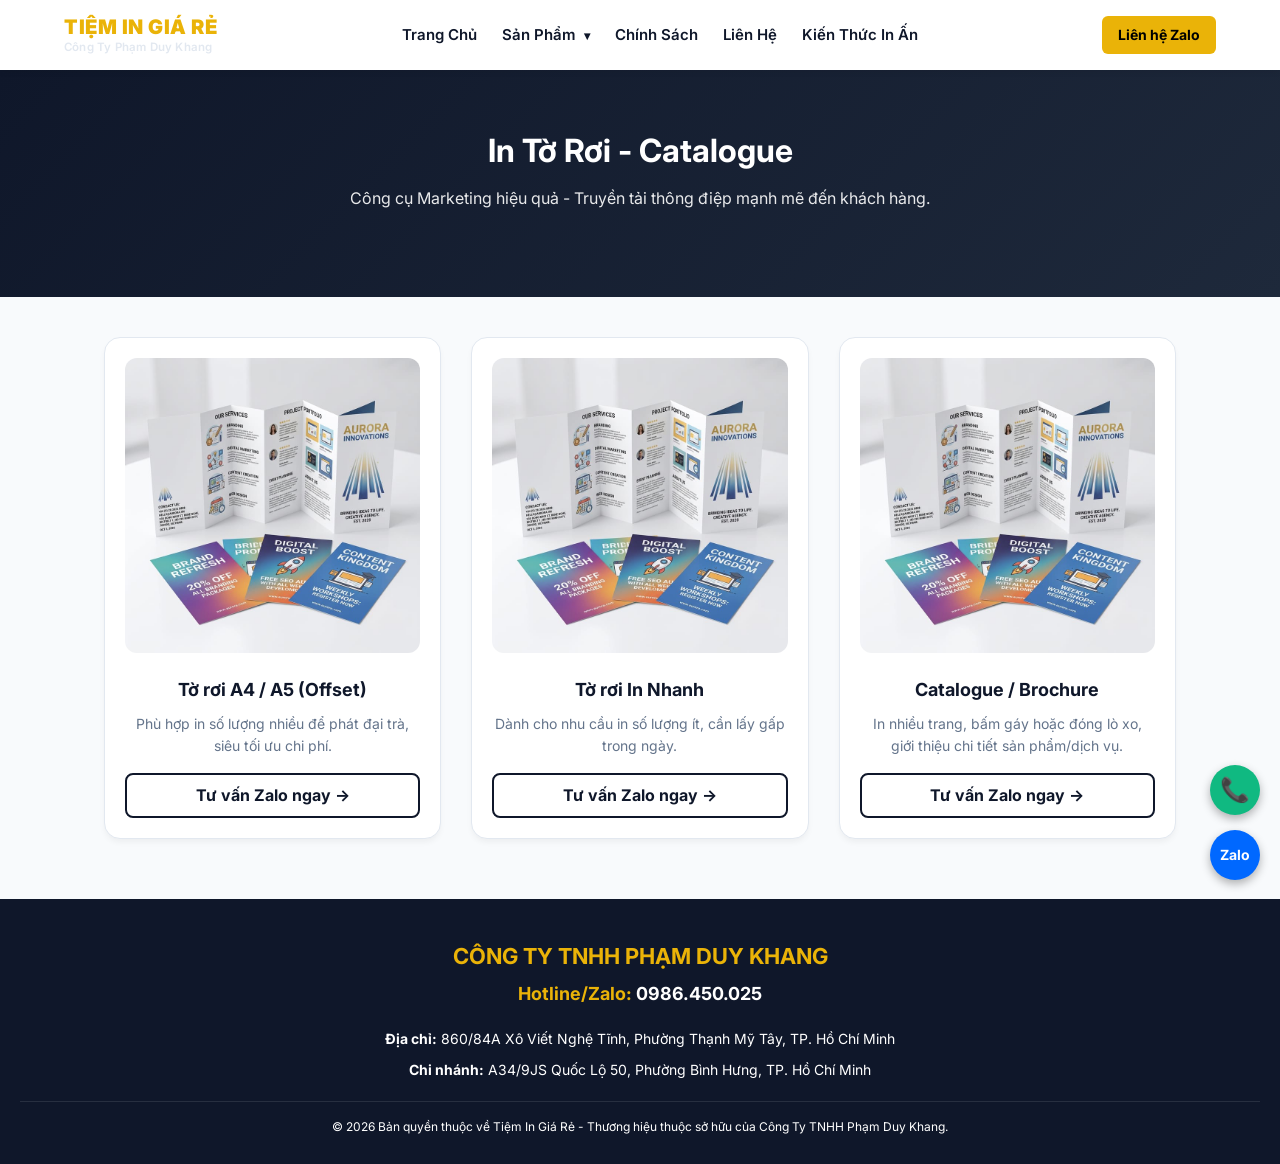
<file: to-roi.html>
<!DOCTYPE html>
<html lang="vi">
    
    <!-- Google tag (gtag.js) -->
<script async src="https://www.googletagmanager.com/gtag/js?id=G-KDV619X24Z"></script>
<script>
  window.dataLayer = window.dataLayer || [];
  function gtag(){dataLayer.push(arguments);}
  gtag('js', new Date());

  gtag('config', 'G-KDV619X24Z');
</script>
    
<head>
    <meta charset="UTF-8">
    <meta name="viewport" content="width=device-width, initial-scale=1.0">
    <title>Tiệm In Giá Rẻ | CÔNG TY TNHH PHẠM DUY KHANG</title>
    <link rel="icon" href="favicon.png" type="image/png">
    <link rel="stylesheet" href="style.css">
    
    <!-- GỌI BỘ NÃO JS TỰ ĐỘNG NẠP HEADER/FOOTER -->
    <script src="main.js" defer></script> 
</head>
<body>
    <!-- ĐIỂM CHỜ NẠP HEADER TỰ ĐỘNG -->
    <div id="header-placeholder"></div>

    <!-- PHẦN 2: BANNER -->
    <section class="hero">
        <h1>In Tờ Rơi - Catalogue</h1>
        <p>Công cụ Marketing hiệu quả - Truyền tải thông điệp mạnh mẽ đến khách hàng.</p>
    </section>

    <!-- PHẦN 3: DANH SÁCH SẢN PHẨM -->
    <section class="products">
        <div class="card">
            <img src="images/to-roi.jpg" alt="Tờ Rơi Offset" class="product-img">
            <h3>Tờ rơi A4 / A5 (Offset)</h3>
            <p>Phù hợp in số lượng nhiều để phát đại trà, siêu tối ưu chi phí.</p>
            <a href="https://zalo.me/0986450025" target="_blank" class="card-link">Tư vấn Zalo ngay &rarr;</a>
        </div>
        <div class="card">
            <img src="images/to-roi.jpg" alt="Tờ Rơi In Nhanh" class="product-img">
            <h3>Tờ rơi In Nhanh</h3>
            <p>Dành cho nhu cầu in số lượng ít, cần lấy gấp trong ngày.</p>
            <a href="https://zalo.me/0986450025" target="_blank" class="card-link">Tư vấn Zalo ngay &rarr;</a>
        </div>
        <div class="card">
            <img src="images/to-roi.jpg" alt="Catalogue" class="product-img">
            <h3>Catalogue / Brochure</h3>
            <p>In nhiều trang, bấm gáy hoặc đóng lò xo, giới thiệu chi tiết sản phẩm/dịch vụ.</p>
            <a href="https://zalo.me/0986450025" target="_blank" class="card-link">Tư vấn Zalo ngay &rarr;</a>
        </div>
    </section>

<!-- ĐIỂM CHỜ NẠP FOOTER TỰ ĐỘNG -->
    <div id="footer-placeholder"></div>

    <!-- CỤM NÚT ZALO THẢ NỔI -->
    <div class="floating-buttons">
        <a href="tel:0986450025" class="float-btn btn-call" title="Gọi Ngay">📞</a>
        <a href="https://zalo.me/0986450025" target="_blank" class="float-btn btn-zalo" title="Chat Zalo">Zalo</a>
    </div>
</body>
</html>
</file>
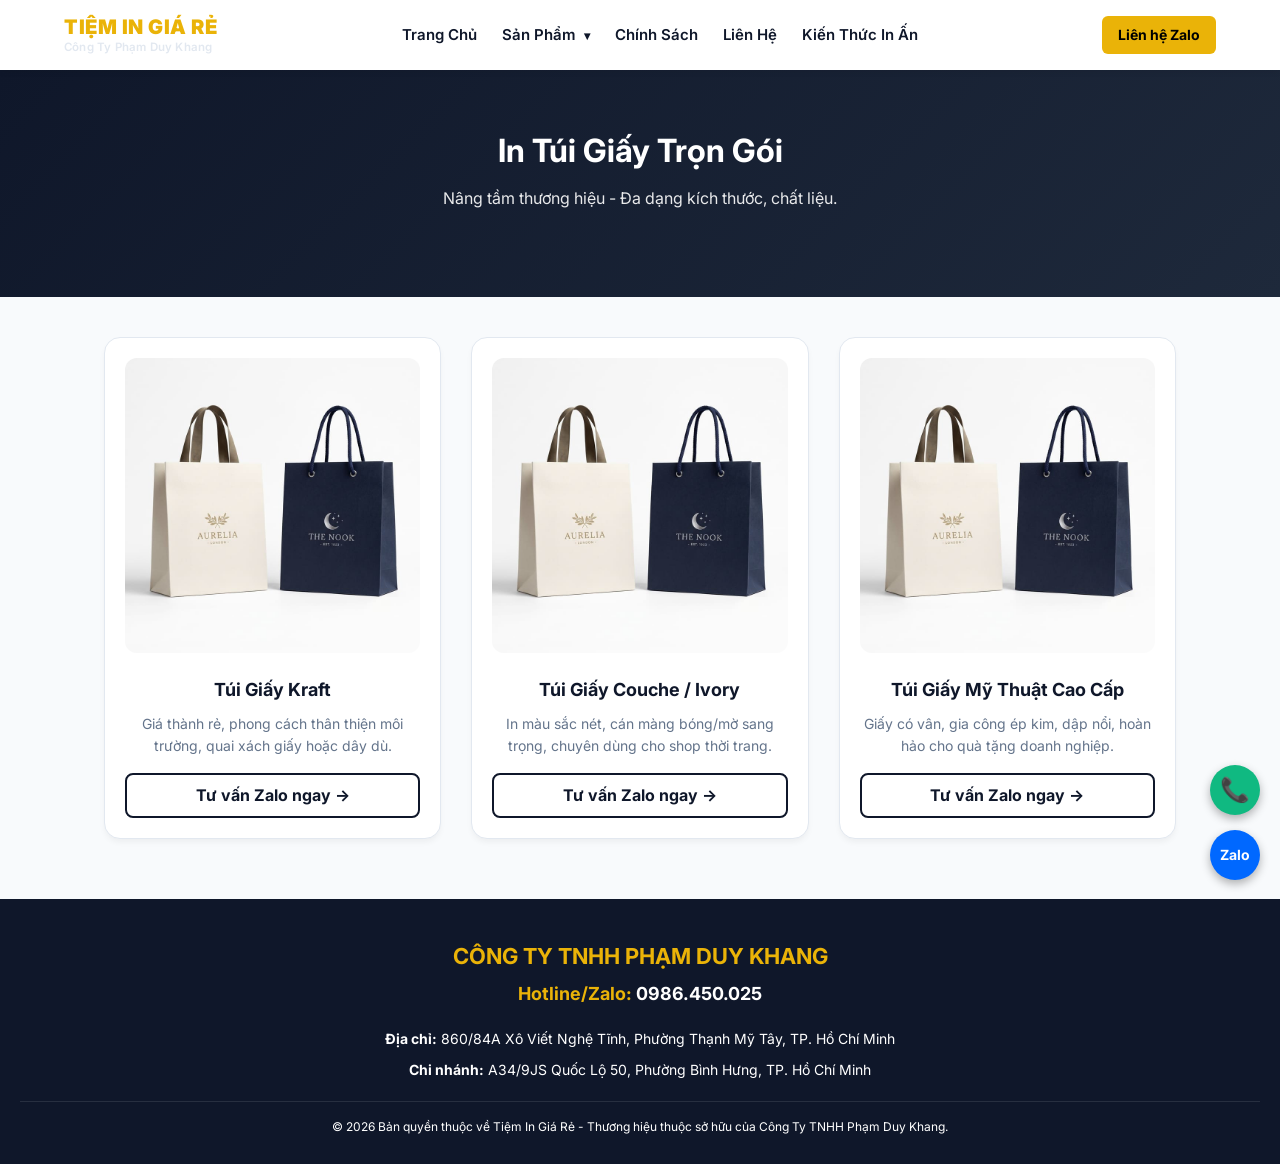
<file: tui-giay.html>
<!DOCTYPE html>
<html lang="vi">
    
    <!-- Google tag (gtag.js) -->
<script async src="https://www.googletagmanager.com/gtag/js?id=G-KDV619X24Z"></script>
<script>
  window.dataLayer = window.dataLayer || [];
  function gtag(){dataLayer.push(arguments);}
  gtag('js', new Date());

  gtag('config', 'G-KDV619X24Z');
</script>
    
<head>
    <meta charset="UTF-8">
    <meta name="viewport" content="width=device-width, initial-scale=1.0">
    <title>Tiệm In Giá Rẻ | CÔNG TY TNHH PHẠM DUY KHANG</title>
    <link rel="icon" href="favicon.png" type="image/png">
    <link rel="stylesheet" href="style.css">
    
    <!-- GỌI BỘ NÃO JS TỰ ĐỘNG NẠP HEADER/FOOTER -->
    <script src="main.js" defer></script> 
</head>
<body>
    <!-- ĐIỂM CHỜ NẠP HEADER TỰ ĐỘNG -->
    <div id="header-placeholder"></div>

    <!-- PHẦN 2: BANNER -->
    <section class="hero">
        <h1>In Túi Giấy Trọn Gói</h1>
        <p>Nâng tầm thương hiệu - Đa dạng kích thước, chất liệu.</p>
    </section>

    <!-- PHẦN 3: DANH SÁCH SẢN PHẨM -->
    <section class="products">
        <div class="card">
            <img src="images/tui-giay.jpg" alt="Túi Kraft" class="product-img">
            <h3>Túi Giấy Kraft</h3>
            <p>Giá thành rẻ, phong cách thân thiện môi trường, quai xách giấy hoặc dây dù.</p>
            <a href="https://zalo.me/0986450025" target="_blank" class="card-link">Tư vấn Zalo ngay &rarr;</a>
        </div>
        <div class="card">
            <img src="images/tui-giay.jpg" alt="Túi Couche" class="product-img">
            <h3>Túi Giấy Couche / Ivory</h3>
            <p>In màu sắc nét, cán màng bóng/mờ sang trọng, chuyên dùng cho shop thời trang.</p>
            <a href="https://zalo.me/0986450025" target="_blank" class="card-link">Tư vấn Zalo ngay &rarr;</a>
        </div>
        <div class="card">
            <img src="images/tui-giay.jpg" alt="Túi Cao Cấp" class="product-img">
            <h3>Túi Giấy Mỹ Thuật Cao Cấp</h3>
            <p>Giấy có vân, gia công ép kim, dập nổi, hoàn hảo cho quà tặng doanh nghiệp.</p>
            <a href="https://zalo.me/0986450025" target="_blank" class="card-link">Tư vấn Zalo ngay &rarr;</a>
        </div>
    </section>

<!-- ĐIỂM CHỜ NẠP FOOTER TỰ ĐỘNG -->
    <div id="footer-placeholder"></div>

    <!-- CỤM NÚT ZALO THẢ NỔI -->
    <div class="floating-buttons">
        <a href="tel:0986450025" class="float-btn btn-call" title="Gọi Ngay">📞</a>
        <a href="https://zalo.me/0986450025" target="_blank" class="float-btn btn-zalo" title="Chat Zalo">Zalo</a>
    </div>
</body>
</html>
</file>
<file: style.css>
/* 1. NHÚNG FONT CHỮ HIỆN ĐẠI TỪ GOOGLE */
@import url('https://fonts.googleapis.com/css2?family=Inter:wght@400;600;700&display=swap');

/* 2. KHAI BÁO BIẾN MÀU SẮC THƯƠNG HIỆU */
:root {
    --primary-blue: #0f172a; 
    --accent-gold: #eab308;  
    --bg-light: #f8fafc;     
    --text-main: #334155;    
    --white: #ffffff;
}

/* 3. ĐỊNH DẠNG CHUNG */
* { margin: 0; padding: 0; box-sizing: border-box; font-family: 'Inter', sans-serif; }
body { background-color: var(--bg-light); color: var(--text-main); line-height: 1.6; }

/* 4. THANH MENU (STICKY & KÍNH MỜ) */
header {
    display: flex;
    justify-content: space-between;
    align-items: center;
    padding: 15px 5%;
    background: rgba(255, 255, 255, 0.95);
    backdrop-filter: blur(10px); /* Hiệu ứng kính mờ */
    position: sticky;
    top: 0;
    z-index: 1000;
    box-shadow: 0 4px 6px -1px rgba(0, 0, 0, 0.05);
}

.logo a { text-decoration: none; font-size: 20px; font-weight: 700; color: var(--primary-blue); }

.nav-links { display: flex; align-items: center; gap: 25px; }
.nav-links a { text-decoration: none; color: var(--primary-blue); font-weight: 600; font-size: 15px; transition: color 0.3s; }
.nav-links a:hover { color: var(--accent-gold); }

/* Nút Zalo trên menu với hiệu ứng nảy nhẹ */
.btn-cta-header { background-color: var(--accent-gold); color: #000; padding: 8px 16px; border-radius: 6px; text-decoration: none; font-weight: 700; font-size: 14px; transition: all 0.3s ease; }
.btn-cta-header:hover { transform: translateY(-2px); box-shadow: 0 4px 10px rgba(234, 179, 8, 0.4); }
.btn-cta-mobile { display: none; }

/* --- MENU DROPDOWN (MÁY TÍNH) --- */
.dropdown { position: relative; display: inline-block; }
.dropbtn { display: inline-block; cursor: pointer; }
.arrow { font-size: 12px; margin-left: 5px; }

.dropdown-content {
    display: none; position: absolute; background-color: var(--white); min-width: 200px;
    box-shadow: 0 10px 25px rgba(0,0,0,0.1); z-index: 1000; border-radius: 8px;
    top: 100%; left: 0; padding: 10px 0; margin-top: 10px;
}
/* CẦU NỐI VÔ HÌNH CHỐNG RỚT MENU */
.dropdown-content::before { content: ""; position: absolute; top: -15px; left: 0; width: 100%; height: 15px; background: transparent; }

.dropdown-content a { color: var(--text-main); padding: 12px 20px; text-decoration: none; display: block; font-size: 14px; transition: background-color 0.2s; }
.dropdown-content a:hover { background-color: var(--bg-light); color: var(--accent-gold); }
.dropdown:hover .dropdown-content { display: block; }

/* NÚT HAMBURGER (ẨN TRÊN MÁY TÍNH) */
.menu-toggle { display: none; flex-direction: column; cursor: pointer; gap: 5px; }
.menu-toggle span { width: 25px; height: 3px; background-color: var(--primary-blue); border-radius: 3px; transition: 0.3s; }

/* 5. BANNER (HERO SECTION) */
.hero { background: linear-gradient(135deg, var(--primary-blue) 0%, #1e293b 100%); color: var(--white); text-align: center; padding: 60px 20px; margin-bottom: 40px; }
.hero h1 { font-size: 32px; margin-bottom: 15px; font-weight: 700; line-height: 1.3;}
.hero p { font-size: 16px; margin-bottom: 25px; opacity: 0.9; }

/* Nút bấm Banner nổi bật 3D */
.btn-cta { display: inline-block; background-color: var(--accent-gold); color: #000; padding: 12px 28px; border-radius: 8px; text-decoration: none; font-weight: 700; transition: all 0.3s ease; box-shadow: 0 4px 6px -1px rgba(234, 179, 8, 0.4);}
.btn-cta:hover { transform: translateY(-2px); box-shadow: 0 10px 15px -3px rgba(234, 179, 8, 0.5); }

/* 6. DANH SÁCH SẢN PHẨM & HIỆU ỨNG THẺ NỔI 3D PRO */
.products { 
    display: grid; 
    grid-template-columns: repeat(auto-fit, minmax(280px, 1fr)); 
    gap: 30px; 
    padding: 0 5%; 
    max-width: 1200px; 
    margin: 0 auto 60px auto; 
}

/* Thẻ sản phẩm mượt mà - Thêm overflow để chứa ảnh zoom */
.card { 
    background: var(--white); 
    border-radius: 16px; 
    padding: 20px; 
    text-align: center; 
    box-shadow: 0 4px 6px -1px rgba(0,0,0,0.05); 
    border: 1px solid #e2e8f0; 
    transition: all 0.4s cubic-bezier(0.175, 0.885, 0.32, 1.275); 
    overflow: hidden;
}

/* HIỆU ỨNG NỔI LÊN MẠNH MẼ KHI RÊ CHUỘT */
.card:hover { 
    transform: translateY(-15px); 
    box-shadow: 0 25px 35px -5px rgba(0, 0, 0, 0.15), 0 15px 15px -5px rgba(0, 0, 0, 0.05); 
    border-color: var(--accent-gold); 
}

/* Ảnh sản phẩm */
.product-img { 
    width: 100%; 
    border-radius: 12px; 
    margin-bottom: 15px; 
    object-fit: cover; 
    aspect-ratio: 1/1; 
    transition: transform 0.5s ease; 
}

/* Tự động phóng to ảnh (zoom in) khi rê chuột vào thẻ */
.card:hover .product-img {
    transform: scale(1.08); 
}

.card h3 { color: var(--primary-blue); font-size: 18px; margin-bottom: 8px; }
.card p { font-size: 14px; margin-bottom: 15px; color: #64748b; min-height: 45px;}

/* Nút "Xem các loại" */
.card-link { 
    display: inline-block; color: var(--primary-blue); text-decoration: none; font-weight: 700; 
    padding: 8px 15px; border: 2px solid var(--primary-blue); border-radius: 8px; width: 100%; transition: all 0.3s; 
}
.card-link:hover { background-color: var(--primary-blue); color: var(--white); }

/* 7. CHÂN TRANG */
footer { background-color: var(--primary-blue); color: var(--white); text-align: center; padding: 40px 20px 20px; margin-top: 40px; }

/* Tên công ty: Kéo giảm margin-bottom để Hotline xích lên sát hơn */
footer h2 { color: var(--accent-gold); margin-bottom: 5px; font-size: 22px; }

/* Dòng Hotline: To, Vàng Gold áp dụng cho cả Máy tính và Điện thoại */
footer p:nth-of-type(1) { font-size: 18px; color: var(--accent-gold); font-weight: 700; margin-bottom: 20px; margin-top: 0; }

footer p { margin-bottom: 8px; font-size: 14px; }
.copyright { margin-top: 20px; padding-top: 15px; border-top: 1px solid rgba(255,255,255,0.1); font-size: 12px; }

/* --- 8. TỐI ƯU CỰC MẠNH CHO ĐIỆN THOẠI --- */
@media (max-width: 768px) {
    .menu-toggle { display: flex; } 
    .btn-cta-header { display: none; } 
    
    .nav-links {
        display: none; flex-direction: column; position: absolute; top: 100%; left: 0; width: 100%;
        background-color: rgba(255, 255, 255, 0.98); padding: 20px; box-shadow: 0 10px 15px rgba(0,0,0,0.1); align-items: flex-start; gap: 15px;
    }
    .nav-links.active { display: flex; } 

    .dropdown { width: 100%; }
    .dropdown-content { display: none; position: static; box-shadow: none; padding-left: 20px; margin-top: 10px; background: transparent; width: 100%; border-left: 2px solid var(--accent-gold); border-radius: 0; }
    .dropdown-content.show { display: block; }
    
    .btn-cta-mobile { display: inline-block; background-color: var(--accent-gold); color: #000; padding: 10px 20px; border-radius: 6px; text-decoration: none; font-weight: 700; margin-top: 10px; width: 100%; text-align: center; }

    .menu-toggle.is-active span:nth-child(1) { transform: translateY(8px) rotate(45deg); }
    .menu-toggle.is-active span:nth-child(2) { opacity: 0; }
    .menu-toggle.is-active span:nth-child(3) { transform: translateY(-8px) rotate(-45deg); }

    .hero { padding: 40px 15px; }
    .hero h1 { font-size: 24px; }
}

/* --- ÉP TUYỆT ĐỐI KHÔNG RỚT DÒNG TRÊN MOBILE --- */
@media (max-width: 768px) {
    /* Ép tiêu đề Banner thẳng 1 hàng */
    .hero h1 { font-size: 4.2vw !important; white-space: nowrap !important; }
    
    /* Mở rộng tối đa lề 2 bên của chân trang */
    footer { padding-left: 2px !important; padding-right: 2px !important; overflow-x: hidden !important; }
    
    /* Ép 2 dòng địa chỉ và chi nhánh thẳng 1 hàng */
    footer p:nth-of-type(2),
    footer p:nth-of-type(3) { font-size: 2.6vw !important; white-space: nowrap !important; }
    
    /* Ép dòng bản quyền thẳng 1 hàng */
    .copyright { font-size: 2.3vw !important; white-space: nowrap !important; }
}

/* =========================================
   NÚT GỌI & ZALO THẢ NỔI (DÙNG CHUNG TOÀN TRANG)
   ========================================= */
.floating-buttons {
    position: fixed;
    bottom: 20px;
    right: 20px;
    display: flex;
    flex-direction: column;
    gap: 15px;
    z-index: 99999;
}
.float-btn {
    width: 50px;
    height: 50px;
    border-radius: 50%;
    display: flex;
    align-items: center;
    justify-content: center;
    box-shadow: 0 4px 10px rgba(0,0,0,0.3);
    text-decoration: none;
    color: #fff; /* Biểu tượng trắng dùng chung */
    font-size: 24px;
    animation: rung 2s infinite ease-in-out;
    transition: transform 0.3s;
}
.float-btn:hover { transform: scale(1.1); animation: none; }

/* THAY ĐỔI MÀU SẮC RIÊNG BIỆT CHO TỪNG NÚT */
.btn-call { background-color: #10b981; } /* Nút Gọi Điện: Chuyển sang màu xanh lá */
.btn-zalo { background-color: #0068ff; font-weight: bold; font-size: 14px; text-align: center; line-height: 1.2;}

@keyframes rung {
    0% { transform: rotate(0) scale(1) skew(1deg); }
    10% { transform: rotate(-25deg) scale(1) skew(1deg); }
    20% { transform: rotate(25deg) scale(1) skew(1deg); }
    30% { transform: rotate(-25deg) scale(1) skew(1deg); }
    40% { transform: rotate(25deg) scale(1) skew(1deg); }
    50% { transform: rotate(0) scale(1) skew(1deg); }
    100% { transform: rotate(0) scale(1) skew(1deg); }
}
</file>
